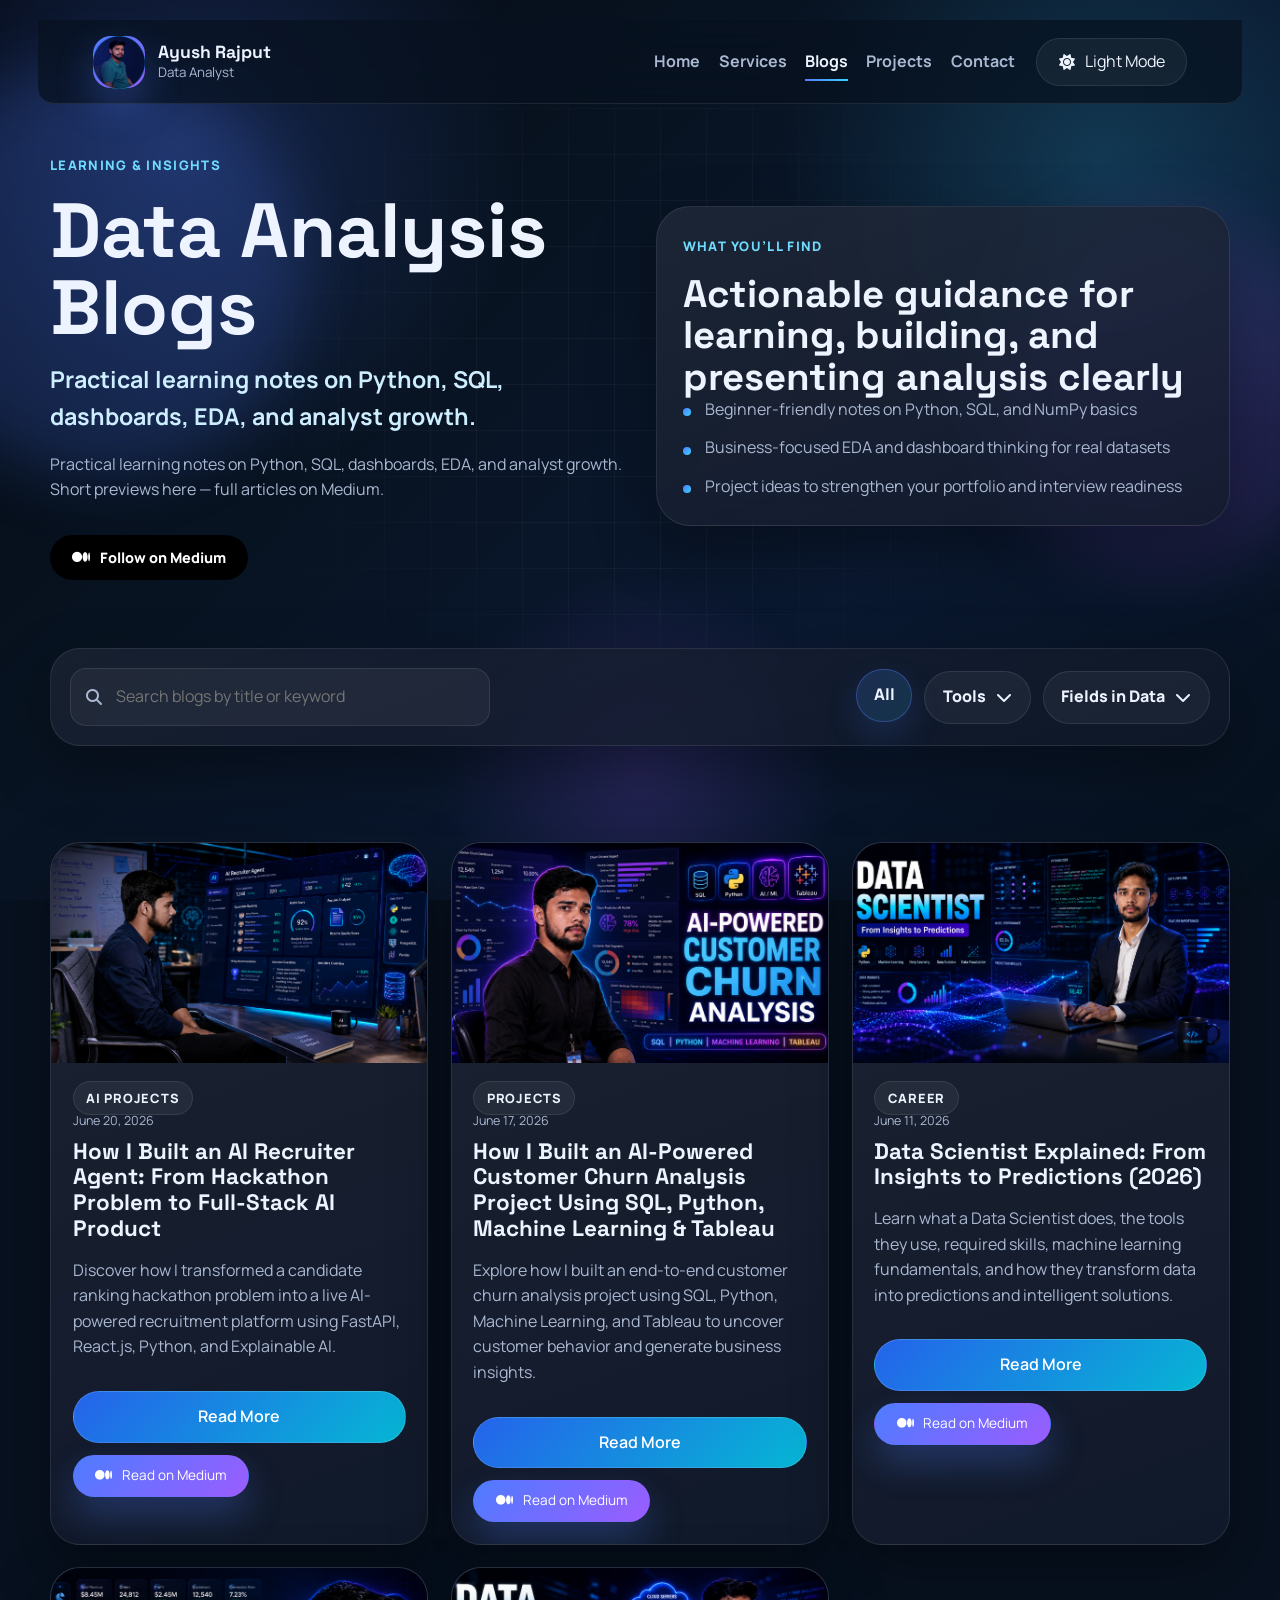
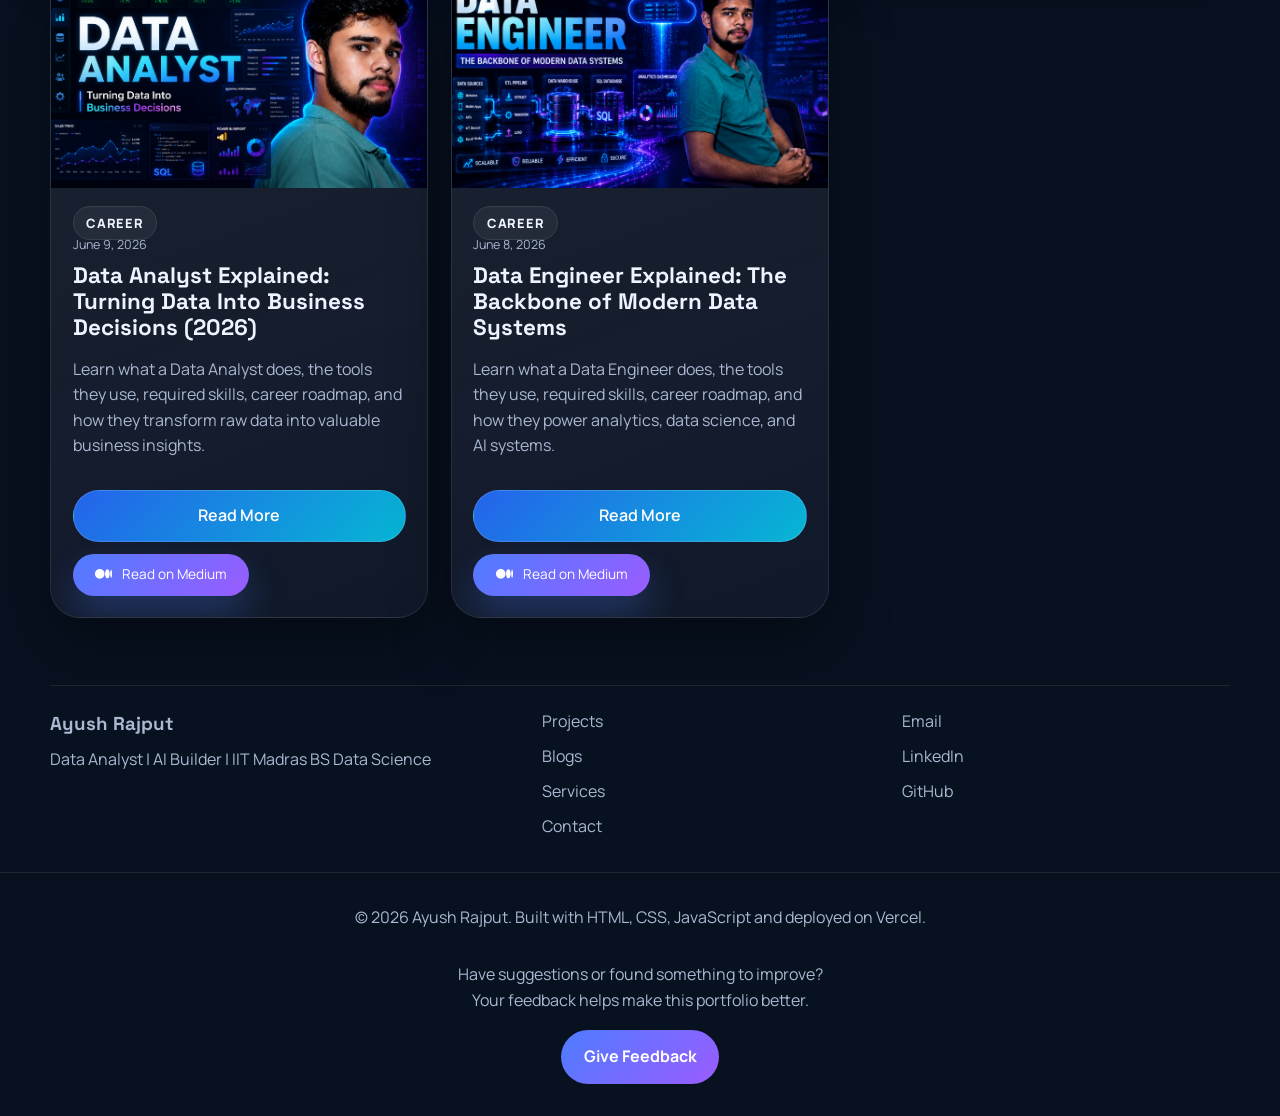
<file: blog.html>
<!DOCTYPE html>
<html lang="en">
<head>
  <meta charset="UTF-8">
    <meta name="viewport" content="width=device-width, initial-scale=1.0">
      <meta name="description" content="Data Analysis blogs by Ayush Rajput — Python, SQL, Power BI, EDA tutorials. Practical learning notes for aspiring Data Analysts and Data Scientists.">
      <meta name="keywords" content="Data Analysis Blog, Python Tutorial, SQL for Beginners, Power BI Tutorial, EDA Guide, Data Analyst Learning">
      <meta name="author" content="Ayush Rajput">
      <meta name="robots" content="index, follow">
      <link rel="canonical" href="https://data-analysis-portfolio-six.vercel.app/blog.html"
      >

      <meta property="og:title" content="Data Analysis Blogs | Ayush Rajput">
      <meta property="og:description" content="Practical Python, SQL, Power BI and EDA blogs for aspiring Data Analysts.">
      <meta property="og:image" content="https://data-analysis-portfolio-six.vercel.app/1.png">
      <meta property="og:url" content="https://data-analysis-portfolio-six.vercel.app/blog.html">
      <meta property="og:type" content="website">
      <meta name="twitter:card" content="summary_large_image">
      <meta name="twitter:title" content="Data Analysis Blogs | Ayush Rajput">
      <meta name="twitter:description" content="Python, SQL, Power BI, EDA blogs for Data Analysts.">
      <meta name="twitter:image" content="https://data-analysis-portfolio-six.vercel.app/1.png">
  <title>Ayush Rajput | Data Analysis Blogs</title>
  <link rel="preconnect" href="https://fonts.googleapis.com">
  <link rel="preconnect" href="https://fonts.gstatic.com" crossorigin>
  <link
    href="https://fonts.googleapis.com/css2?family=Space+Grotesk:wght@400;500;700&family=Manrope:wght@400;500;600;700;800&display=swap"
    rel="stylesheet"
  >
  <link
    rel="stylesheet"
    href="https://cdnjs.cloudflare.com/ajax/libs/font-awesome/6.5.2/css/all.min.css"
    crossorigin="anonymous"
    referrerpolicy="no-referrer"
  >
  <link rel="icon" type="image/png" href="3.png">
  <link rel="stylesheet" href="style.css">
</head>
<body class="blog-page">
  <div class="page-backdrop" aria-hidden="true">
    <span class="backdrop-orb orb-left"></span>
    <span class="backdrop-orb orb-right"></span>
    <span class="backdrop-grid"></span>
  </div>

  <header class="site-header">
    <div class="container nav-wrap">
      <a class="brand" href="index.html" aria-label="Ayush Rajput portfolio home">
        <span class="brand-mark">
          <img src="3.png" alt="Ayush Rajput profile placeholder">
        </span>
        <span class="brand-copy">
          <strong>Ayush Rajput</strong>
          <small>Data Analyst</small>
        </span>
      </a>

      <button
        class="nav-toggle"
        type="button"
        aria-expanded="false"
        aria-controls="site-nav"
        aria-label="Toggle navigation"
      >
        <span></span>
        <span></span>
        <span></span>
      </button>

      <nav class="site-nav" id="site-nav">
        <a class="nav-link" href="index.html">Home</a>
        <a class="nav-link" href="services.html">Services</a>
        <a class="nav-link is-current" href="#top">Blogs</a>
        <a class="nav-link" href="index.html#projects">Projects</a>
        <a class="nav-link" href="index.html#contact">Contact</a>
        <div class="nav-actions">
          <button class="ghost-btn" id="theme-toggle" type="button" aria-label="Switch color theme">
            <i class="fa-solid fa-moon"></i>
            <span data-theme-label>Dark Mode</span>
          </button>
        </div>
      </nav>
    </div>
  </header>

  <main>
    <section class="blog-hero section" id="top">
      <div class="container blog-hero-grid">
        <div class="reveal">
          <p class="section-kicker">Learning & Insights</p>
          <h1 class="blog-title">Data Analysis Blogs</h1>
          <p class="blog-subtitle">Practical learning notes on Python, SQL, dashboards, EDA, and analyst growth.</p>
          <p class="blog-description">
            Practical learning notes on Python, SQL, dashboards, 
            EDA, and analyst growth. Short previews here — 
            full articles on Medium.
          </p>
          <a 
            href="https://medium.com/@ayushrajput8404" 
            target="_blank" 
            rel="noreferrer"
            style="display:inline-flex; align-items:center; gap:0.6rem; margin-top:1rem; padding:0.7rem 1.4rem; background:#000; color:#fff; border-radius:999px; font-weight:800; font-size:0.9rem;"
          >
            <i class="fa-brands fa-medium"></i>
            Follow on Medium
          </a>
        </div>

        <aside class="blog-highlight-card reveal">
          <p class="section-kicker">What You’ll Find</p>
          <h2>Actionable guidance for learning, building, and presenting analysis clearly</h2>
          <ul class="blog-highlight-list">
            <li>Beginner-friendly notes on Python, SQL, and NumPy basics</li>
            <li>Business-focused EDA and dashboard thinking for real datasets</li>
            <li>Project ideas to strengthen your portfolio and interview readiness</li>
          </ul>
        </aside>
      </div>
    </section>

    <section class="blog-toolbar-section section">
      <div class="container">
        <div class="blog-toolbar reveal">
          <label class="blog-search">
            <i class="fa-solid fa-magnifying-glass"></i>
            <input
              type="search"
              placeholder="Search blogs by title or keyword"
              aria-label="Search blogs"
              data-blog-search
            >
          </label>

          <div class="blog-filter-group">

            <button class="blog-filter-btn is-active" data-blog-filter="all">
              All
            </button>

            <!-- Tools Slicer -->
            <div class="custom-dropdown">
              <button class="dropdown-btn">
                Tools
                <i class="fa-solid fa-chevron-down"></i>
              </button>

              <div class="dropdown-menu">
                <button data-blog-filter="python">Python</button>
                <button data-blog-filter="sql">SQL</button>
                <button data-blog-filter="power-bi">Power BI</button>
              </div>
            </div>

            <!-- Fields Slicer -->
            <div class="custom-dropdown">
              <button class="dropdown-btn">
                Fields in Data
                <i class="fa-solid fa-chevron-down"></i>
              </button>

              <div class="dropdown-menu">
                <button data-blog-filter="PROJECTS">Projects</button>
                <button data-blog-filter="Career">Career</button>
               <button data-blog-filter="Data Engineering">Data Engineering </button>
               <button data-blog-filter="EDA">EDA</button>
                <button data-blog-filter="Data Cleaning">Data Cleaning</button>
                <button data-blog-filter="visualization">Visualization</button>
                <button data-blog-filter="machine-learning">Machine Learning</button>
              </div>
            </div>
          </div> 
        </div>
      </div>
    </section>

    <section class="blog-feed section">
      <div class="container">
        <div class="blog-grid">

          <article class="blog-card reveal" data-blog-card data-blog-category="Projects">
            <img src="B.C5.png" 
                alt="AI Recruiter Agent article thumbnail featuring FastAPI, React, Python, candidate ranking, resume matching, explainable AI, and hiring recommendation dashboard." 
                class="blog-card-image">

            <div class="blog-card-body">
              <span class="blog-tag">AI Projects</span>

              <p style="font-size:0.78rem; color:var(--text-soft); margin:0 0 0.5rem;">
                June 20, 2026
              </p>

              <h3>
                How I Built an AI Recruiter Agent: From Hackathon Problem to Full-Stack AI Product
              </h3>

              <p>
                Discover how I transformed a candidate ranking hackathon problem into a live AI-powered recruitment platform using FastAPI, React.js, Python, and Explainable AI.
              </p>

              <div class="blog-more">
                <p>
                  This article explains my complete project journey — from understanding the hackathon problem, building a candidate ranking engine, creating a FastAPI backend, designing a React frontend, adding resume-job matching, explainable AI insights, interview question generation, hiring recommendations, and finally deploying the full-stack application live on Render.
                </p>
              </div>

              <div style="display:flex; gap:0.75rem; flex-wrap:wrap; margin-top:1rem;">
                <button class="card-link blog-read-btn" type="button" data-blog-expand>
                  Read More
                </button>

                <a class="primary-btn"
                  href="https://medium.com/@ayushrajput8404/how-i-built-an-ai-recruiter-agent-from-hackathon-problem-to-full-stack-ai-product-e8feb9281cf2"
                  target="_blank"
                  rel="noreferrer"
                  style="min-height:42px; font-size:0.85rem;">
                  <i class="fa-brands fa-medium"></i> Read on Medium
                </a>
              </div>
            </div>
          </article>

          <article class="blog-card reveal" data-blog-card data-blog-category="Projects">
            <img src="B.C4.png" alt="AI-Powered Customer Churn Analysis article thumbnail featuring SQL, Python, Machine Learning, Tableau dashboards, and customer analytics visualizations." class="blog-card-image">
            <div class="blog-card-body">
              <span class="blog-tag">Projects</span>
              <p style="font-size:0.78rem; color:var(--text-soft); margin:0 0 0.5rem;">June 17, 2026</p>

              <h3>How I Built an AI-Powered Customer Churn Analysis Project Using SQL, Python, Machine Learning & Tableau</h3>

              <p>
                Explore how I built an end-to-end customer churn analysis project using SQL, Python, Machine Learning, and Tableau to uncover customer behavior and generate business insights.
              </p>

              <div class="blog-more">
                <p>
                  This article covers the complete workflow including data cleaning, exploratory data analysis, Logistic Regression modeling, Tableau dashboard creation, key findings, and business recommendations. Learn how customer churn patterns can be transformed into actionable insights using data analytics.
                </p>
              </div>

              <div style="display:flex; gap:0.75rem; flex-wrap:wrap; margin-top:1rem;">
                <button class="card-link blog-read-btn" type="button" data-blog-expand>
                  Read More
                </button>

                <a class="primary-btn"
                  href="https://medium.com/@ayushrajput8404/how-i-built-an-ai-powered-customer-churn-analysis-project-using-sql-python-machine-learning-and-a46989da4063"
                  target="_blank"
                  rel="noreferrer"
                  style="min-height:42px; font-size:0.85rem;">
                  <i class="fa-brands fa-medium"></i> Read on Medium
                </a>
              </div>
            </div>
          </article>

          <article class="blog-card reveal" data-blog-card data-blog-category="Career">
          <img src="B.C3.png" alt="Data Scientist Explained featuring machine learning models, neural networks, Python analytics, and AI visualizations in a futuristic technology environment." class="blog-card-image">
          <div class="blog-card-body">
            <span class="blog-tag">Career</span>
            <p style="font-size:0.78rem; color:var(--text-soft); margin:0 0 0.5rem;">June 11, 2026</p>
            <h3>Data Scientist Explained: From Insights to Predictions (2026)</h3>
            <p>Learn what a Data Scientist does, the tools they use, required skills, machine learning fundamentals, and how they transform data into predictions and intelligent solutions.</p>
            <div class="blog-more">
              <p>Discover how Data Scientists use statistics, Python, SQL, and machine learning to solve real-world problems. This beginner-friendly guide covers workflows, algorithms, projects, career growth, and the roadmap to becoming a Data Scientist.</p>
            </div>
            <div style="display:flex; gap:0.75rem; flex-wrap:wrap; margin-top:1rem;">
              <button class="card-link blog-read-btn" type="button" data-blog-expand>Read More</button>
              <a class="primary-btn" href="https://medium.com/@ayushrajput8404/data-scientist-explained-from-insights-to-predictions-2026-3b00fa3f7281" target="_blank" rel="noreferrer" style="min-height:42px; font-size:0.85rem;">
                <i class="fa-brands fa-medium"></i> Read on Medium
              </a>
            </div>
          </div>
        </article>

        <article class="blog-card reveal" data-blog-card data-blog-category="Career">
          <img src="B.C2.png" alt="Introduction to Data Analyst:Data Analyst Explained featuring business dashboards, KPI cards, SQL tables, Power BI reports, and analytics visualizations in a futuristic technology environment." class="blog-card-image">
          <div class="blog-card-body">
            <span class="blog-tag">Career</span>
            <p style="font-size:0.78rem; color:var(--text-soft); margin:0 0 0.5rem;">June 9, 2026</p>
            <h3>Data Analyst Explained: Turning Data Into Business Decisions (2026)</h3>
            <p>Learn what a Data Analyst does, the tools they use, required skills, career roadmap, and how they transform raw data into valuable business insights.</p>
            <div class="blog-more">
              <p>Discover how Data Analysts clean data, perform analysis, build dashboards, and help businesses make smarter decisions. This beginner-friendly guide covers Excel, SQL, Python, Power BI, Tableau, essential skills, projects, and career growth opportunities.</p>
            </div>
            <div style="display:flex; gap:0.75rem; flex-wrap:wrap; margin-top:1rem;">
              <button class="card-link blog-read-btn" type="button" data-blog-expand>Read More</button>
              <a class="primary-btn" href="https://medium.com/@ayushrajput8404/data-analyst-explained-turning-data-into-business-decisions-2026-edd8cde17f8b" target="_blank" rel="noreferrer" style="min-height:42px; font-size:0.85rem;">
                <i class="fa-brands fa-medium"></i> Read on Medium
              </a>
            </div>
          </div>
        </article>

        <article class="blog-card reveal" data-blog-card data-blog-category="Career">
          <img src="B.C1.png" alt="Introduction to Data Engineering" class="blog-card-image">
          <div class="blog-card-body">
            <span class="blog-tag">Career</span>
            <p style="font-size:0.78rem; color:var(--text-soft); margin:0 0 0.5rem;">June 8, 2026</p>
            <h3>Data Engineer Explained: The Backbone of Modern Data Systems</h3>
            <p>Learn what a Data Engineer does, the tools they use, required skills, career roadmap, and how they power analytics, data science, and AI systems.</p>
            <div class="blog-more">
              <p>Discover how companies collect, process, store, and transform massive amounts of data. This beginner-friendly guide covers ETL, data pipelines, databases, cloud platforms, industry workflows, salary expectations, and the complete roadmap to becoming a Data Engineer.</p>
            </div>
            <div style="display:flex; gap:0.75rem; flex-wrap:wrap; margin-top:1rem;">
              <button class="card-link blog-read-btn" type="button" data-blog-expand>Read More</button>
              <a class="primary-btn" href="https://medium.com/@ayushrajput8404/data-engineer-explained-the-backbone-of-modern-data-systems-2026-fe2eb5a74495" target="_blank" rel="noreferrer" style="min-height:42px; font-size:0.85rem;">
                <i class="fa-brands fa-medium"></i> Read on Medium
              </a>
            </div>
          </div>
        </article>
        

      </div>

        <div class="empty-state glass-card" hidden data-blog-empty>
          <h3>No blogs matched your search.</h3>
          <p>Try a different keyword or switch back to the All category.</p>
        </div>
      </div>
    </section>
  </main>

  <footer class="site-footer">
    <div class="container footer-wrap">

      <div>
        <h3>Ayush Rajput</h3>
        <p>Data Analyst | AI Builder | IIT Madras BS Data Science</p>
      </div>

      <div class="footer-links">
        <a href="index.html#projects">Projects</a>
        <a href="blog.html">Blogs</a>
        <a href="services.html">Services</a>
        <a href="index.html#contact">Contact</a>
      </div>

      <div class="footer-socials">
        <a href="mailto:ayushrajput8404@gmail.com">Email</a>
        <a href="https://www.linkedin.com/in/ayush-rajput-0b1038350" target="_blank" rel="noreferrer">LinkedIn</a>
        <a href="https://github.com/Ayush-eng-ai" target="_blank" rel="noreferrer">GitHub</a>
      </div>

    </div>

    <div class="footer-bottom">
      <p>© <span id="year"></span> Ayush Rajput. Built with HTML, CSS, JavaScript and deployed on Vercel.</p>
    </div>

    <div class="footer-feedback">
      <p>
        Have suggestions or found something to improve?<br>
        Your feedback helps make this portfolio better.
      </p>

      <a
        href="https://docs.google.com/forms/d/e/1FAIpQLSd-P25jA387d3Jtp0dao3x5VgUYNvhC4t0DgK6rBUVeaV6YcA/viewform"
        target="_blank"
        class="footer-feedback-btn"
      >
        Give Feedback
      </a>
    </div>
  </footer>

  <!-- Feedback Popup -->
  <div class="feedback-popup-overlay" id="feedbackPopup">
    <div class="feedback-popup">

      <div class="feedback-popup-icon">
        ⭐
      </div>

      <h3>Enjoying the Portfolio?</h3>

      <p>
        Your feedback helps improve the website experience and future updates.
      </p>

      <div class="feedback-popup-buttons">

        <a
          href="https://docs.google.com/forms/d/e/1FAIpQLSd-P25jA387d3Jtp0dao3x5VgUYNvhC4t0DgK6rBUVeaV6YcA/viewform"
          target="_blank"
          class="primary-btn"
          id="feedbackBtn"
        >
          Give Feedback
        </a>

        <button
          class="secondary-btn"
          id="closeFeedbackPopup"
        >
          Maybe Later
        </button>

      </div>

    </div>
  </div>

  <script src="script.js"></script>
</body>
</html>
</file>
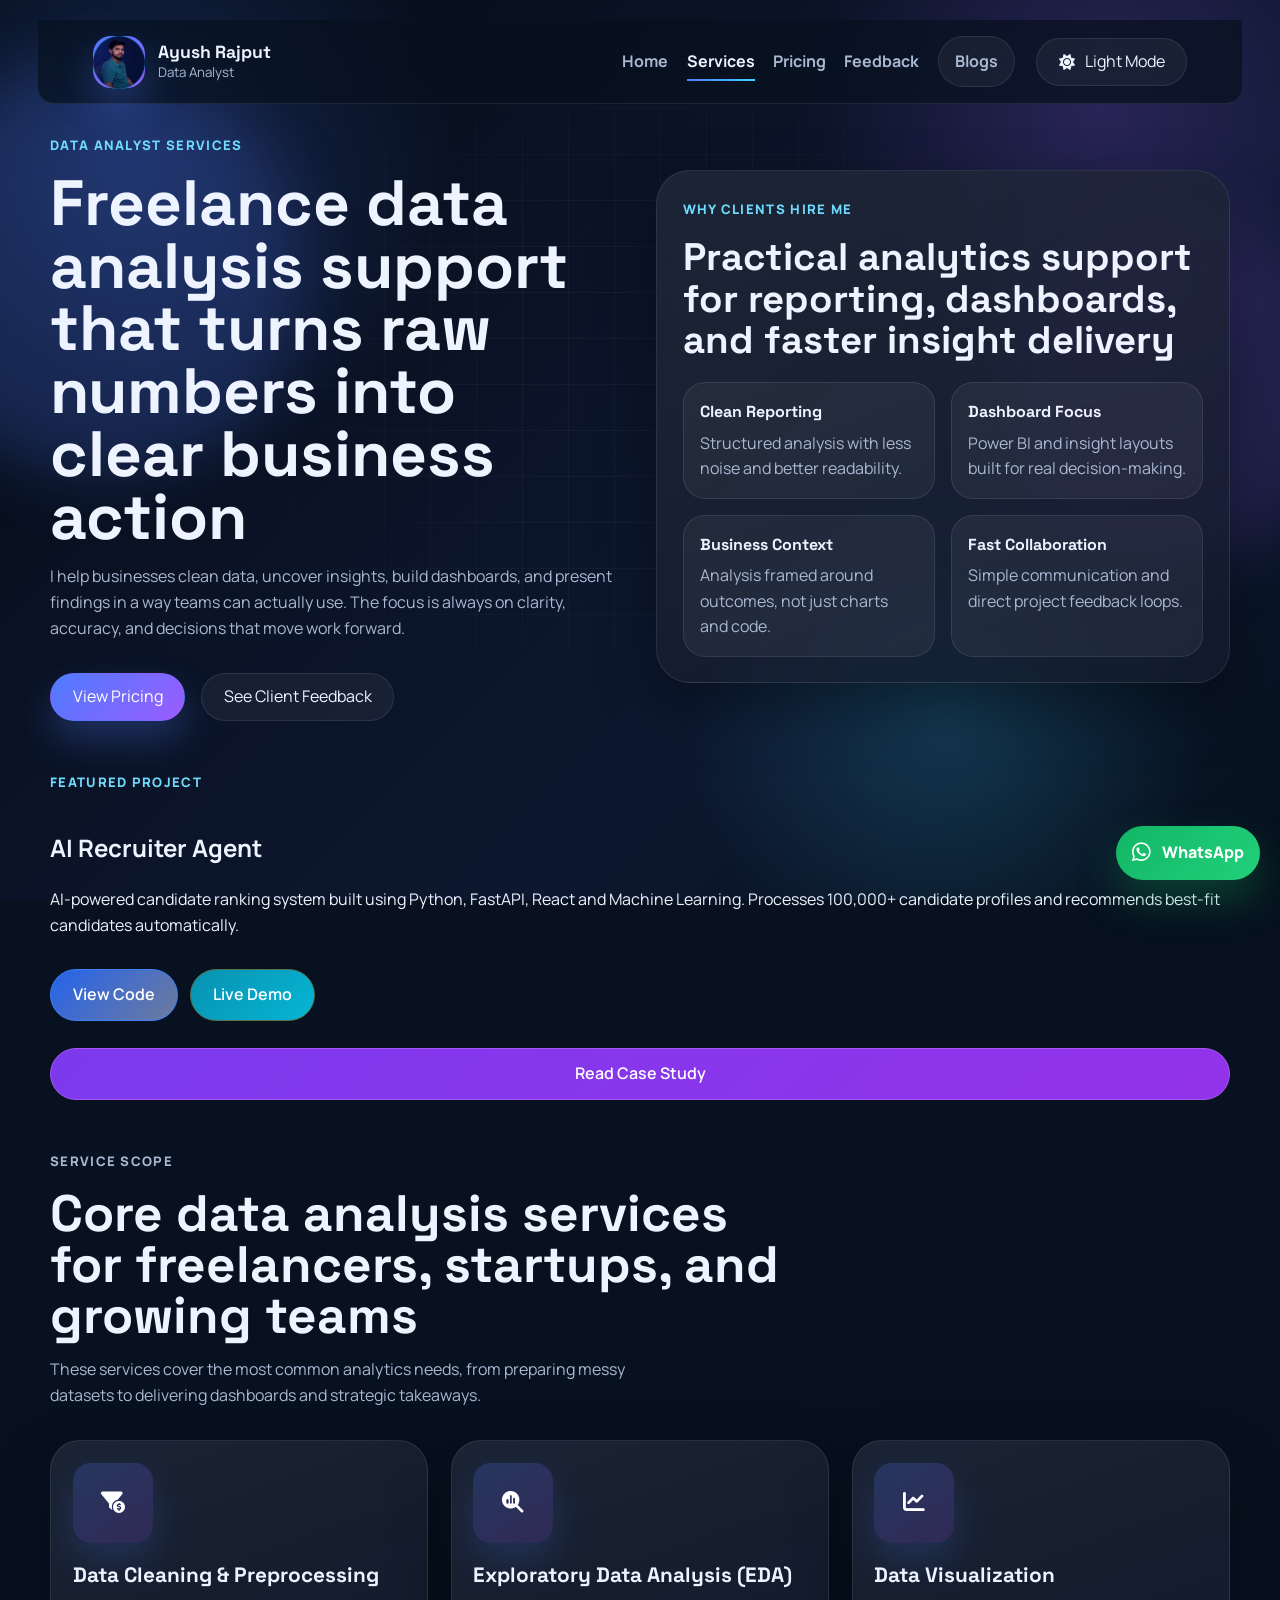
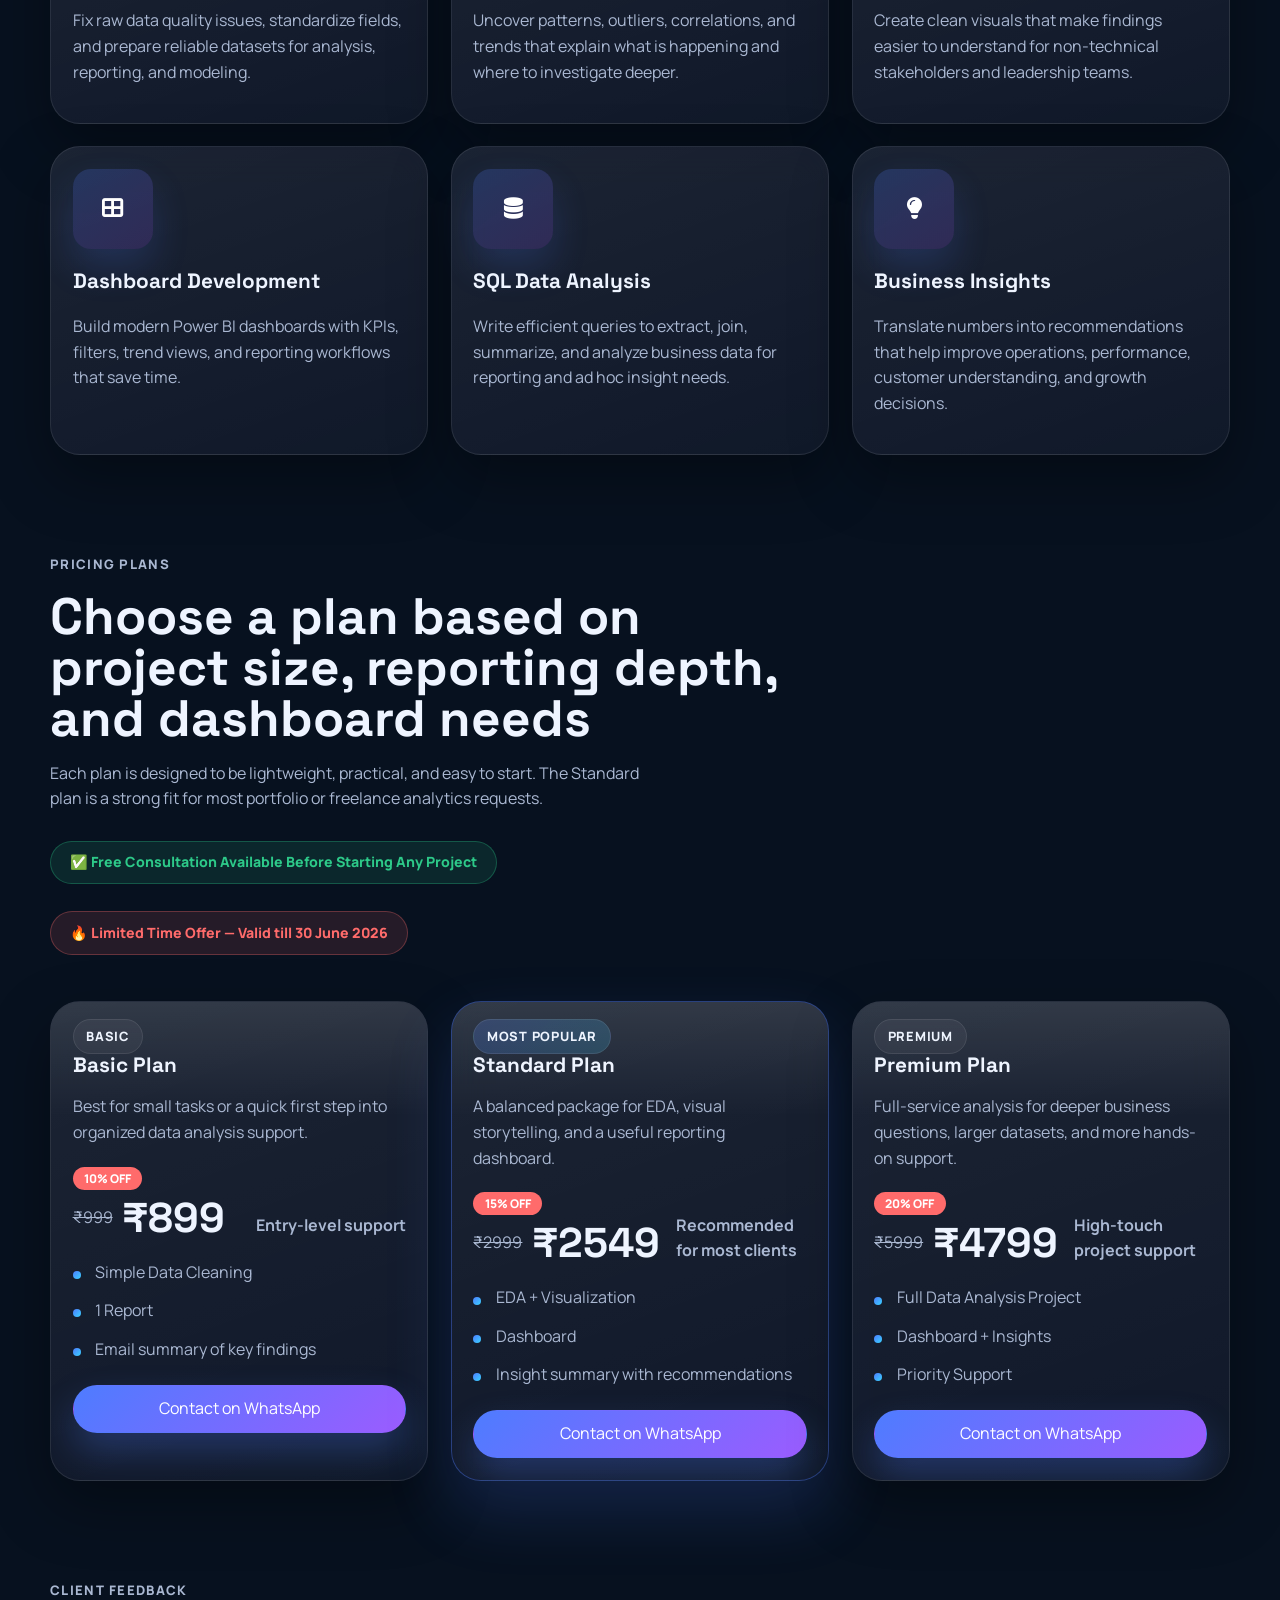
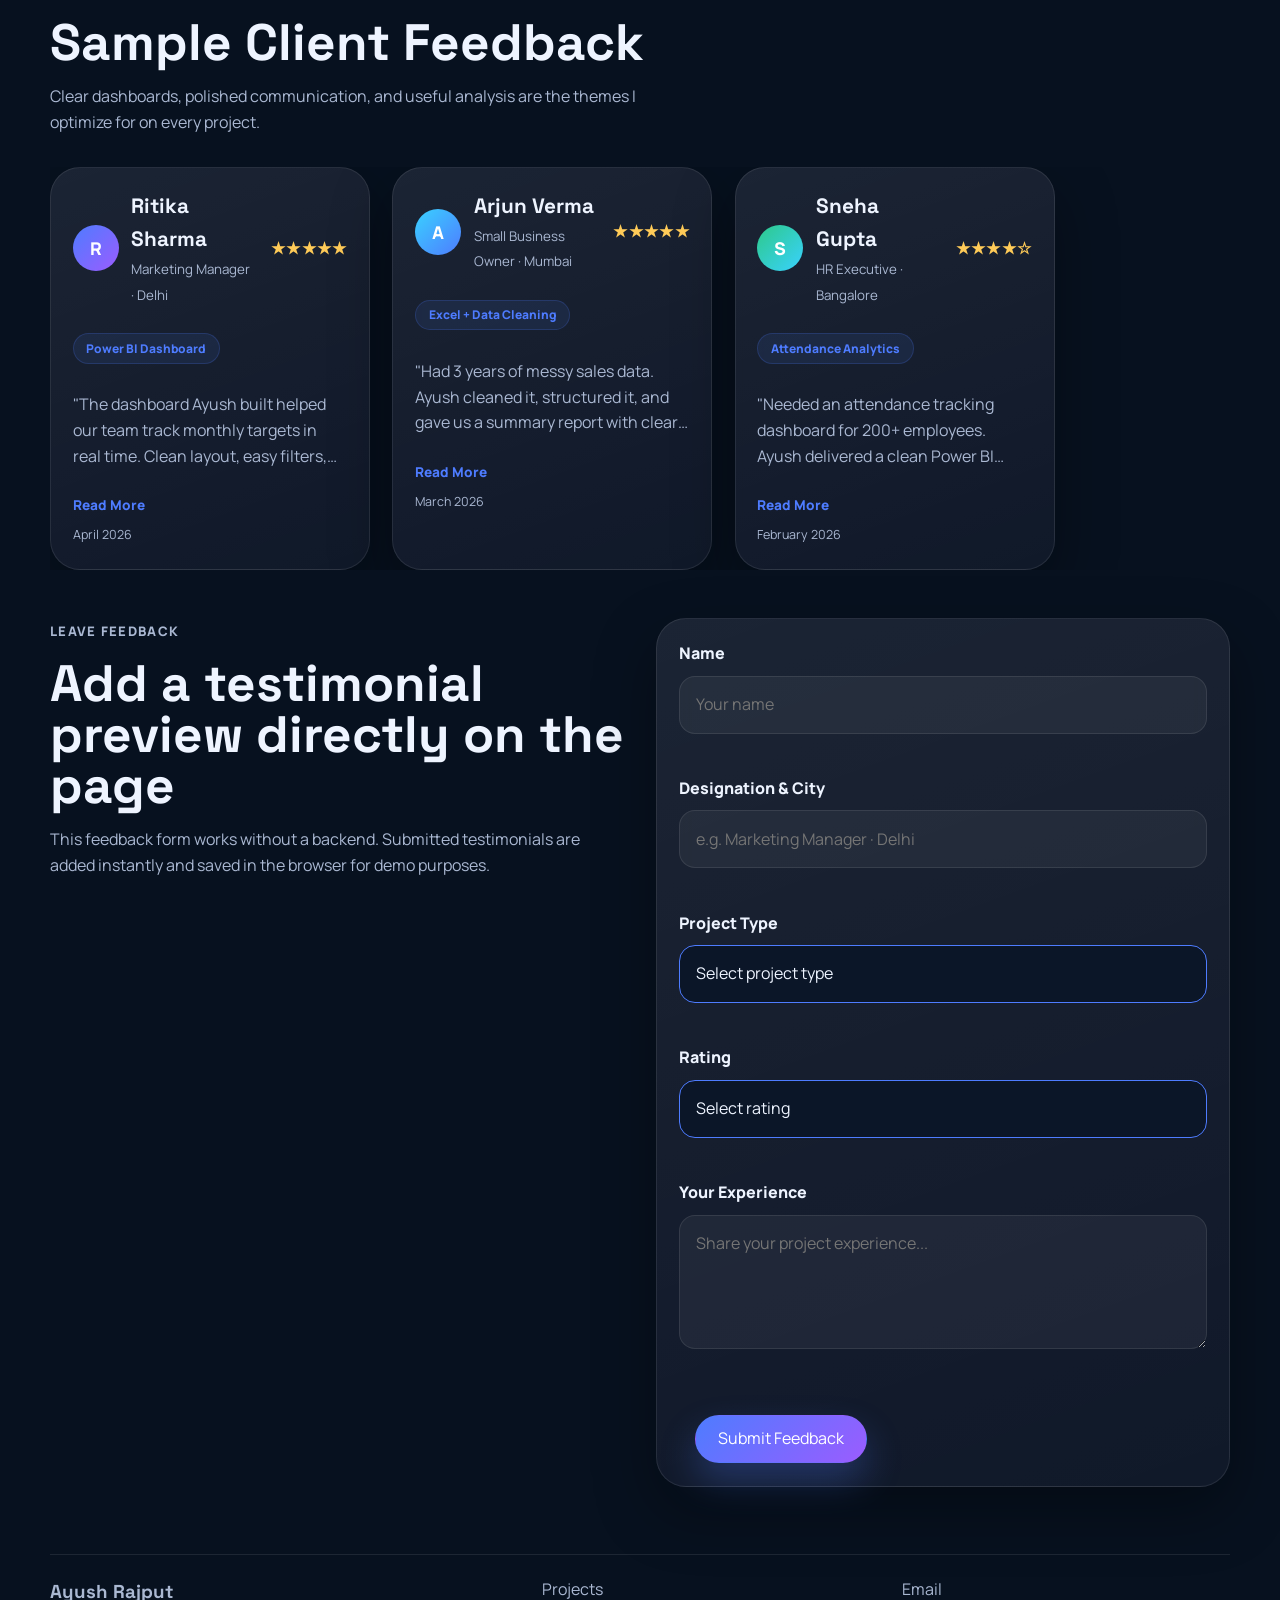
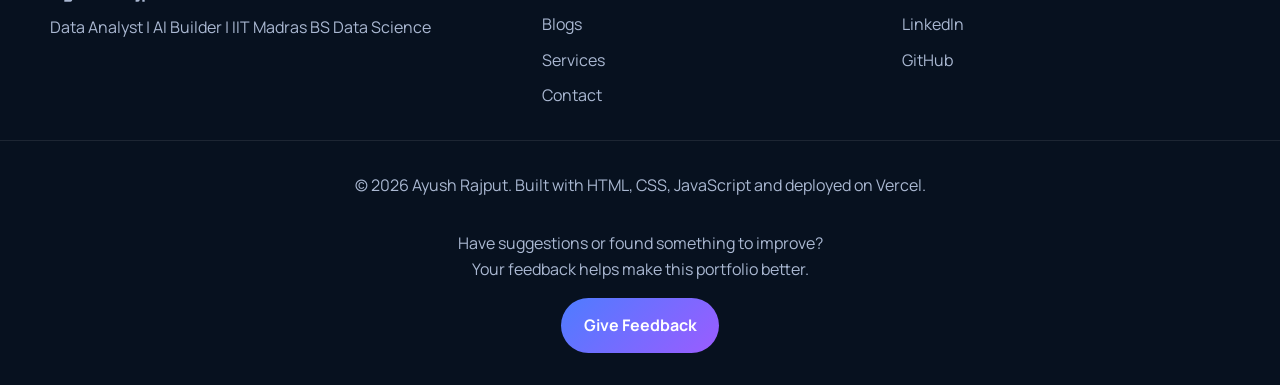
<file: services.html>
<!DOCTYPE html>
<html lang="en">
<head>
  <meta charset="UTF-8">
  <meta name="viewport" content="width=device-width, initial-scale=1.0">

    <meta name="description" content="Hire Ayush Rajput for freelance data analysis services — Data Cleaning, Dashboard Development, Power BI, SQL Analysis, Python EDA. Plans starting at ₹999.">
    <meta name="keywords" content="Freelance Data Analyst India, Power BI Dashboard Service, SQL Analysis Service, Data Cleaning Service, Hire Data Analyst, Data Analysis Freelancer">
    <meta name="author" content="Ayush Rajput">
    <meta name="robots" content="index, follow">
    <link rel="canonical" href="https://data-analysis-portfolio-six.vercel.app/services.html">
    
    <meta property="og:title" content="Data Analyst Services | Ayush Rajput">
    <meta property="og:description" content="Freelance data analysis services — Power BI dashboards, SQL analysis, Python EDA. Plans from ₹999.">
    <meta property="og:image" content="https://data-analysis-portfolio-six.vercel.app/1.png">
    <meta property="og:url" content="https://data-analysis-portfolio-six.vercel.app/services.html">
    <meta property="og:type" content="website">
    <meta name="twitter:card" content="summary_large_image">
    <meta name="twitter:title" content="Data Analyst Services | Ayush Rajput">
    <meta name="twitter:description" content="Freelance Power BI, SQL, Python data analysis services from ₹999.">
    <meta name="twitter:image" content="https://data-analysis-portfolio-six.vercel.app/1.png">

     

  <title>Ayush Rajput | Data Analyst Services | Power BI, SQL & Python</title>
  <link rel="preconnect" href="https://fonts.googleapis.com">
  <link rel="preconnect" href="https://fonts.gstatic.com" crossorigin>
  <link
    href="https://fonts.googleapis.com/css2?family=Space+Grotesk:wght@400;500;700&family=Manrope:wght@400;500;600;700;800&display=swap"
    rel="stylesheet"
  >
  <link
    rel="stylesheet"
    href="https://cdnjs.cloudflare.com/ajax/libs/font-awesome/6.5.2/css/all.min.css"
    crossorigin="anonymous"
    referrerpolicy="no-referrer"
  >
  <link rel="stylesheet" href="style.css">
  <link rel="icon" type="image/png" href="3.png">
  
</head>
<body class="services-page">
  <div class="page-backdrop" aria-hidden="true">
    <span class="backdrop-orb orb-left"></span>
    <span class="backdrop-orb orb-right"></span>
    <span class="backdrop-grid"></span>
  </div>

  <header class="site-header">
    <div class="container nav-wrap">
      <a class="brand" href="index.html" aria-label="Ayush Rajput portfolio home">
        <span class="brand-mark">
          <img src="3.png" alt="Ayush Rajput profile placeholder">
        </span>
        <span class="brand-copy">
          <strong>Ayush Rajput</strong>
          <small>Data Analyst</small>
        </span>
      </a>

      <button
        class="nav-toggle"
        type="button"
        aria-expanded="false"
        aria-controls="site-nav"
        aria-label="Toggle navigation"
      >
        <span></span>
        <span></span>
        <span></span>
      </button>

      <nav class="site-nav" id="site-nav">
        <a class="nav-link" href="index.html">Home</a>
        <a class="nav-link is-current" href="#services-top">Services</a>
        <a class="nav-link" href="#pricing">Pricing</a>
        <a class="nav-link" href="#testimonials">Feedback</a>
        <a class="nav-link nav-link-external" href="blog.html" target="_blank" rel="noreferrer">Blogs</a>
        <div class="nav-actions">
          <button class="ghost-btn" id="theme-toggle" type="button" aria-label="Switch color theme">
            <i class="fa-solid fa-moon"></i>
            <span data-theme-label>Dark Mode</span>
          </button>
        </div>
      </nav>
    </div>
  </header>

  <main>
    <section class="services-hero section" id="services-top">
      <div class="container services-hero-grid">
        <div class="reveal">
          <p class="section-kicker">Data Analyst Services</p>
          <h1 class="services-title">Freelance data analysis support that turns raw numbers into clear business action</h1>
          <p class="services-description">
            I help businesses clean data, uncover insights, build dashboards, and present findings in a way teams can actually use.
            The focus is always on clarity, accuracy, and decisions that move work forward.
          </p>
          <div class="hero-actions">
            <a class="primary-btn" href="#pricing">View Pricing</a>
            <a class="secondary-btn" href="#testimonials">See Client Feedback</a>
          </div>
        </div>

        <aside class="services-summary-card reveal">
          <p class="section-kicker">Why Clients Hire Me</p>
          <h2>Practical analytics support for reporting, dashboards, and faster insight delivery</h2>
          <div class="services-summary-grid">
            <article>
              <strong>Clean Reporting</strong>
              <span>Structured analysis with less noise and better readability.</span>
            </article>
            <article>
              <strong>Dashboard Focus</strong>
              <span>Power BI and insight layouts built for real decision-making.</span>
            </article>
            <article>
              <strong>Business Context</strong>
              <span>Analysis framed around outcomes, not just charts and code.</span>
            </article>
            <article>
              <strong>Fast Collaboration</strong>
              <span>Simple communication and direct project feedback loops.</span>
            </article>
          </div>
        </aside>
      </div>
    </section>


    <section class="featured-project">
      <div class="container">
        <p class="section-kicker">Featured Project</p>

        <h2>AI Recruiter Agent</h2>

        <p>
          AI-powered candidate ranking system built using
          Python, FastAPI, React and Machine Learning.
          Processes 100,000+ candidate profiles and
          recommends best-fit candidates automatically.
        </p>

        <div class="project-buttons">
          <a href="github-link" class="card-link">View Code</a>
          <a href="demo-link" class="card-link">Live Demo</a>
          <a href="case-study-link" class="card-link">Read Case Study</a>
        </div>
      </div>
    </section>

    <section class="section">
      <div class="container">
        <div class="section-heading reveal">
          <p class="section-kicker">Service Scope</p>
          <h2>Core data analysis services for freelancers, startups, and growing teams</h2>
          <p>
            These services cover the most common analytics needs, from preparing messy datasets to delivering dashboards and strategic takeaways.
          </p>
        </div>

        <div class="services-grid services-grid-extended">
          <article class="service-card reveal">
            <div class="service-icon"><i class="fa-solid fa-filter-circle-dollar"></i></div>
            <h3>Data Cleaning &amp; Preprocessing</h3>
            <p>Fix raw data quality issues, standardize fields, and prepare reliable datasets for analysis, reporting, and modeling.</p>
          </article>

          <article class="service-card reveal">
            <div class="service-icon"><i class="fa-solid fa-magnifying-glass-chart"></i></div>
            <h3>Exploratory Data Analysis (EDA)</h3>
            <p>Uncover patterns, outliers, correlations, and trends that explain what is happening and where to investigate deeper.</p>
          </article>

          <article class="service-card reveal">
            <div class="service-icon"><i class="fa-solid fa-chart-line"></i></div>
            <h3>Data Visualization</h3>
            <p>Create clean visuals that make findings easier to understand for non-technical stakeholders and leadership teams.</p>
          </article>

          <article class="service-card reveal">
            <div class="service-icon"><i class="fa-solid fa-table-cells-large"></i></div>
            <h3>Dashboard Development</h3>
            <p>Build modern Power BI dashboards with KPIs, filters, trend views, and reporting workflows that save time.</p>
          </article>

          <article class="service-card reveal">
            <div class="service-icon"><i class="fa-solid fa-database"></i></div>
            <h3>SQL Data Analysis</h3>
            <p>Write efficient queries to extract, join, summarize, and analyze business data for reporting and ad hoc insight needs.</p>
          </article>

          <article class="service-card reveal">
            <div class="service-icon"><i class="fa-solid fa-lightbulb"></i></div>
            <h3>Business Insights</h3>
            <p>Translate numbers into recommendations that help improve operations, performance, customer understanding, and growth decisions.</p>
          </article>
        </div>
      </div>
    </section>

    <section class="pricing section" id="pricing">
      <div class="container">
        <div class="section-heading reveal">
          <p class="section-kicker">Pricing Plans</p>
          <h2>Choose a plan based on project size, reporting depth, and dashboard needs</h2>
          <p>
            Each plan is designed to be lightweight, practical, and easy to start. The Standard plan is a strong fit for most portfolio or freelance analytics requests.
          </p>

          <p style="display:inline-flex; align-items:center; gap:0.6rem; margin-top:0.8rem; padding:0.6rem 1.2rem; background:rgba(45,201,137,0.12); border:1px solid rgba(45,201,137,0.3); border-radius:999px; color:#2dc989; font-weight:800; font-size:0.88rem;">
            ✅ Free Consultation Available Before Starting Any Project
          </p>
          <p style="display:inline-flex; align-items:center; gap:0.6rem; margin-top:0.8rem; padding:0.6rem 1.2rem; background:rgba(255,107,107,0.12); border:1px solid rgba(255,107,107,0.3); border-radius:999px; color:#ff6b6b; font-weight:800; font-size:0.88rem;">
            🔥 Limited Time Offer — Valid till 30 June 2026
          </p>
        </div>

        <div class="pricing-grid">
          <article class="pricing-card reveal">
            <span class="plan-chip">Basic</span>
            <h3>Basic Plan</h3>
            <p class="plan-caption">Best for small tasks or a quick first step into organized data analysis support.</p>
            <div class="plan-price">
            <div>
              <span style="background:#ff6b6b; color:#fff; padding:0.2rem 0.7rem; border-radius:999px; font-size:0.75rem; font-weight:800;">10% OFF</span>
              <div style="display:flex; align-items:center; gap:0.6rem; margin-top:0.4rem;">
                <s style="color:var(--text-soft); font-size:1rem;">₹999</s>
                <strong>₹899</strong>
              </div>
            </div>
            <span>Entry-level support</span>
          </div>
            <ul class="plan-features">
              <li>Simple Data Cleaning</li>
              <li>1 Report</li>
              <li>Email summary of key findings</li>
            </ul>
            <a
              class="primary-btn plan-whatsapp-btn"
              href="#"
              target="_blank"
              rel="noreferrer"
              data-whatsapp-plan="Basic Plan"
            >
              Contact on WhatsApp
            </a>
          </article>

          <article class="pricing-card pricing-card-featured reveal">
            <span class="plan-chip plan-chip-featured">Most Popular</span>
            <h3>Standard Plan</h3>
            <p class="plan-caption">A balanced package for EDA, visual storytelling, and a useful reporting dashboard.</p>
            <div class="plan-price">
            <div>
                <span style="background:#ff6b6b; color:#fff; padding:0.2rem 0.7rem; border-radius:999px; font-size:0.75rem; font-weight:800;">15% OFF</span>
                <div style="display:flex; align-items:center; gap:0.6rem; margin-top:0.4rem;">
                  <s style="color:var(--text-soft); font-size:1rem;">₹2999</s>
                  <strong>₹2549</strong>
                </div>
              </div>
            <span>Recommended for most clients</span>
          </div>

            <ul class="plan-features">
              <li>EDA + Visualization</li>
              <li>Dashboard</li>
              <li>Insight summary with recommendations</li>
            </ul>
            <a
              class="primary-btn plan-whatsapp-btn"
              href="#"
              target="_blank"
              rel="noreferrer"
              data-whatsapp-plan="Standard Plan"
            >
              Contact on WhatsApp
            </a>
          </article>

          <article class="pricing-card reveal">
            <span class="plan-chip">Premium</span>
            <h3>Premium Plan</h3>
            <p class="plan-caption">Full-service analysis for deeper business questions, larger datasets, and more hands-on support.</p>
            <div class="plan-price">
                <div>
                  <span style="background:#ff6b6b; color:#fff; padding:0.2rem 0.7rem; border-radius:999px; font-size:0.75rem; font-weight:800;">20% OFF</span>
                  <div style="display:flex; align-items:center; gap:0.6rem; margin-top:0.4rem;">
                    <s style="color:var(--text-soft); font-size:1rem;">₹5999</s>
                    <strong>₹4799</strong>
                  </div>
                </div>
                <span>High-touch project support</span>
              </div>
            <ul class="plan-features">
              <li>Full Data Analysis Project</li>
              <li>Dashboard + Insights</li>
              <li>Priority Support</li>
            </ul>
            <a
              class="primary-btn plan-whatsapp-btn"
              href="#"
              target="_blank"
              rel="noreferrer"
              data-whatsapp-plan="Premium Plan"
            >
              Contact on WhatsApp
            </a>
          </article>
        </div>
      </div>
    </section>

    <section class="testimonials section" id="testimonials">
      <div class="container">
        <div class="section-heading reveal">
          <p class="section-kicker">Client Feedback</p>
          <h2>Sample Client Feedback</h2>
          <p>
             Clear dashboards, polished communication, and useful analysis are the themes I optimize for on every project.
          </p>
        </div>

        <div class="testimonials-carousel-wrap" id="carousel-wrap">
          <button class="carousel-arrow carousel-arrow-left" id="arrow-left" aria-label="Previous">
            <i class="fa-solid fa-chevron-left"></i>
          </button>
          <button class="carousel-arrow carousel-arrow-right" id="arrow-right" aria-label="Next">
            <i class="fa-solid fa-chevron-right"></i>
          </button>
        <div class="testimonials-grid" id="feedback-list">

              <article class="testimonial-card reveal">
                <div class="testimonial-head">
                  <div style="display:flex; align-items:center; gap:0.8rem;">
                    <div style="width:46px; height:46px; border-radius:50%; background:linear-gradient(135deg,#4e7cff,#9b5cff); display:flex; align-items:center; justify-content:center; font-weight:800; color:#fff; font-size:1.1rem; flex-shrink:0;">R</div>
                    <div>
                      <strong style="display:block;">Ritika Sharma</strong>
                      <small style="color:var(--text-soft);">Marketing Manager · Delhi</small>
                    </div>
                  </div>
                  <span class="testimonial-rating">★★★★★</span>
                </div>
                <span style="display:inline-flex; margin:0.8rem 0; padding:0.3rem 0.8rem; background:rgba(78,124,255,0.1); border:1px solid rgba(78,124,255,0.2); border-radius:999px; font-size:0.75rem; font-weight:800; color:var(--accent);">
                  Power BI Dashboard
                </span>
                <p>"The dashboard Ayush built helped our team track monthly targets in real time. Clean layout, easy filters, and he explained everything clearly. Delivered before deadline!"</p>
                <small style="color:var(--text-soft); font-size:0.78rem;">April 2026</small>
              </article>

              <article class="testimonial-card reveal">
                <div class="testimonial-head">
                  <div style="display:flex; align-items:center; gap:0.8rem;">
                    <div style="width:46px; height:46px; border-radius:50%; background:linear-gradient(135deg,#39d2ff,#4e7cff); display:flex; align-items:center; justify-content:center; font-weight:800; color:#fff; font-size:1.1rem; flex-shrink:0;">A</div>
                    <div>
                      <strong style="display:block;">Arjun Verma</strong>
                      <small style="color:var(--text-soft);">Small Business Owner · Mumbai</small>
                    </div>
                  </div>
                  <span class="testimonial-rating">★★★★★</span>
                </div>
                <span style="display:inline-flex; margin:0.8rem 0; padding:0.3rem 0.8rem; background:rgba(78,124,255,0.1); border:1px solid rgba(78,124,255,0.2); border-radius:999px; font-size:0.75rem; font-weight:800; color:var(--accent);">
                  Excel + Data Cleaning
                </span>
                <p>"Had 3 years of messy sales data. Ayush cleaned it, structured it, and gave us a summary report with clear insights. Finally understood where our revenue was coming from!"</p>
                <small style="color:var(--text-soft); font-size:0.78rem;">March 2026</small>
              </article>

              <article class="testimonial-card reveal">
                <div class="testimonial-head">
                  <div style="display:flex; align-items:center; gap:0.8rem;">
                    <div style="width:46px; height:46px; border-radius:50%; background:linear-gradient(135deg,#2dc989,#39d2ff); display:flex; align-items:center; justify-content:center; font-weight:800; color:#fff; font-size:1.1rem; flex-shrink:0;">S</div>
                    <div>
                      <strong style="display:block;">Sneha Gupta</strong>
                      <small style="color:var(--text-soft);">HR Executive · Bangalore</small>
                    </div>
                  </div>
                  <span class="testimonial-rating">★★★★☆</span>
                </div>
                <span style="display:inline-flex; margin:0.8rem 0; padding:0.3rem 0.8rem; background:rgba(78,124,255,0.1); border:1px solid rgba(78,124,255,0.2); border-radius:999px; font-size:0.75rem; font-weight:800; color:var(--accent);">
                  Attendance Analytics
                </span>
                <p>"Needed an attendance tracking dashboard for 200+ employees. Ayush delivered a clean Power BI report with department-wise filters. Very professional work overall!"</p>
                <small style="color:var(--text-soft); font-size:0.78rem;">February 2026</small>
              </article>

            </div>
          </div>
    </section>

    <section class="feedback-section section">
      <div class="container feedback-layout">
        <div class="feedback-intro reveal">
          <p class="section-kicker">Leave Feedback</p>
          <h2>Add a testimonial preview directly on the page</h2>
          <p>
            This feedback form works without a backend. Submitted testimonials are added instantly and saved in the browser for demo purposes.
          </p>
        </div>

        <form class="contact-form feedback-form reveal" id="feedback-form" novalidate>
  
          <div class="form-field">
            <label for="feedback-name">Name</label>
            <input type="text" id="feedback-name" name="feedback_name" 
            placeholder="Your name" data-field="name" required>
            <small class="field-error" aria-live="polite"></small>
          </div>

          <div class="form-field">
            <label for="feedback-designation">Designation & City</label>
            <input type="text" id="feedback-designation" name="feedback_designation" 
            placeholder="e.g. Marketing Manager · Delhi" data-field="designation" required>
            <small class="field-error" aria-live="polite"></small>
          </div>

          <div class="form-field">
            <label for="feedback-project">Project Type</label>
            <select id="feedback-project" name="feedback_project" data-field="project" required>
              <option value="">Select project type</option>
              <option value="Power BI Dashboard">Power BI Dashboard</option>
              <option value="Excel + Data Cleaning">Excel + Data Cleaning</option>
              <option value="SQL Data Analysis">SQL Data Analysis</option>
              <option value="Python EDA">Python EDA</option>
              <option value="Attendance Analytics">Attendance Analytics</option>
              <option value="Business Insights">Business Insights</option>
            </select>
            <small class="field-error" aria-live="polite"></small>
          </div>

          <div class="form-field">
            <label for="feedback-rating">Rating</label>
            <select id="feedback-rating" name="feedback_rating" data-field="rating" required>
              <option value="">Select rating</option>
              <option value="5">★★★★★ — 5 Stars</option>
              <option value="4">★★★★☆ — 4 Stars</option>
              <option value="3">★★★☆☆ — 3 Stars</option>
            </select>
            <small class="field-error" aria-live="polite"></small>
          </div>

          <div class="form-field">
            <label for="feedback-message">Your Experience</label>
            <textarea id="feedback-message" name="feedback_message" rows="4"
            placeholder="Share your project experience..." 
            data-field="feedback" required></textarea>
            <small class="field-error" aria-live="polite"></small>
          </div>

          <div class="form-actions">
            <p class="form-status" id="feedback-status" role="status" aria-live="polite"></p>
            <button class="primary-btn" type="submit">Submit Feedback</button>
          </div>

        </form>
      </div>
    </section>
  </main>

  <footer class="site-footer">
    <div class="container footer-wrap">

      <div>
        <h3>Ayush Rajput</h3>
        <p>Data Analyst | AI Builder | IIT Madras BS Data Science</p>
      </div>

      <div class="footer-links">
        <a href="index.html#projects">Projects</a>
        <a href="blog.html">Blogs</a>
        <a href="services.html">Services</a>
        <a href="index.html#contact">Contact</a>
      </div>

      <div class="footer-socials">
        <a href="mailto:ayushrajput8404@gmail.com">Email</a>
        <a href="https://www.linkedin.com/in/ayush-rajput-0b1038350" target="_blank" rel="noreferrer">LinkedIn</a>
        <a href="https://github.com/Ayush-eng-ai" target="_blank" rel="noreferrer">GitHub</a>
      </div>

    </div>

    <div class="footer-bottom">
      <p>© <span id="year"></span> Ayush Rajput. Built with HTML, CSS, JavaScript and deployed on Vercel.</p>
    </div>

    <div class="footer-feedback">
      <p>
        Have suggestions or found something to improve?<br>
        Your feedback helps make this portfolio better.
      </p>

      <a
        href="https://docs.google.com/forms/d/e/1FAIpQLSd-P25jA387d3Jtp0dao3x5VgUYNvhC4t0DgK6rBUVeaV6YcA/viewform"
        target="_blank"
        class="footer-feedback-btn"
      >
        Give Feedback
      </a>
    </div>
  </footer>

  <a
    class="whatsapp-float"
    href="https://wa.me/918953866016?text=Hello%2C%20I%20want%20to%20discuss%20a%20data%20analysis%20project."
    target="_blank"
    rel="noreferrer"
    aria-label="Chat on WhatsApp"
  >
    <i class="fa-brands fa-whatsapp"></i>
    <span>WhatsApp</span>
  </a>
  <!-- Feedback Popup -->
  <div class="feedback-popup-overlay" id="feedbackPopup">
    <div class="feedback-popup">

      <div class="feedback-popup-icon">
        ⭐
      </div>

      <h3>Enjoying the Portfolio?</h3>

      <p>
        Your feedback helps improve the website experience and future updates.
      </p>

      <div class="feedback-popup-buttons">

        <a
          href="https://docs.google.com/forms/d/e/1FAIpQLSd-P25jA387d3Jtp0dao3x5VgUYNvhC4t0DgK6rBUVeaV6YcA/viewform"
          target="_blank"
          class="primary-btn"
          id="feedbackBtn"
        >
          Give Feedback
        </a>

        <button
          class="secondary-btn"
          id="closeFeedbackPopup"
        >
          Maybe Later
        </button>

      </div>

    </div>
  </div>

  <script src="script.js"></script>
</body>
</html>
</file>
<file: style.css>
:root {
  color-scheme: dark;
  --bg: #07111f;
  --bg-soft: #0b1628;
  --surface: rgba(10, 19, 36, 0.78);
  --surface-strong: rgba(255, 255, 255, 0.08);
  --surface-muted: rgba(255, 255, 255, 0.05);
  --text: #eef4ff;
  --text-soft: #aab8d2;
  --line: rgba(255, 255, 255, 0.09);
  --accent: #4e7cff;
  --accent-alt: #9b5cff;
  --accent-soft: #39d2ff;
  --success: #2dc989;
  --danger: #ff6f86;
  --shadow: 0 24px 60px rgba(0, 0, 0, 0.34);
  --radius-xl: 30px;
  --radius-lg: 22px;
  --radius-md: 16px;
  --container: 1180px;
  --header-height: 84px;
}

:root[data-theme="light"] {
  color-scheme: light;
  --bg: #f4f7ff;
  --bg-soft: #ffffff;
  --surface: rgba(255, 255, 255, 0.82);
  --surface-strong: rgba(16, 32, 60, 0.06);
  --surface-muted: rgba(16, 32, 60, 0.04);
  --text: #10203c;
  --text-soft: #5a6a86;
  --line: rgba(16, 32, 60, 0.12);
  --accent: #356dff;
  --accent-alt: #7a4dff;
  --accent-soft: #09b9eb;
  --success: #169b67;
  --danger: #df4961;
  --shadow: 0 20px 48px rgba(18, 34, 68, 0.14);
}

*,
*::before,
*::after {
  box-sizing: border-box;
}

html {
  scroll-behavior: smooth;
}

body {
  margin: 0;
  font-family: "Manrope", sans-serif;
  background: var(--bg);
  color: var(--text);
  line-height: 1.6;
  overflow-x: hidden;
}

body.menu-open,
body.modal-open {
  overflow: hidden;
}

img {
  display: block;
  max-width: 100%;
  max-height: 100%;
  height: auto;
  margin: 0 auto;
  /* margin-left: ;
  margin-right: auto; */
}

a {
  color: inherit;
  text-decoration: none;
}

button,
input,
textarea,
select {
  font: inherit;
}

button {
  cursor: pointer;
}

.page-backdrop {
  position: fixed;
  inset: 0;
  z-index: -2;
  overflow: hidden;
  background:
    radial-gradient(circle at 12% 12%, rgba(78, 124, 255, 0.24), transparent 28%),
    radial-gradient(circle at 82% 18%, rgba(155, 92, 255, 0.2), transparent 24%),
    radial-gradient(circle at 65% 86%, rgba(57, 210, 255, 0.16), transparent 20%),
    linear-gradient(135deg, #050b15, #091224 34%, #08152c 66%, #060f1d 100%);
}

:root[data-theme="light"] .page-backdrop {
  background:
    radial-gradient(circle at 12% 12%, rgba(53, 109, 255, 0.18), transparent 28%),
    radial-gradient(circle at 82% 18%, rgba(122, 77, 255, 0.14), transparent 24%),
    radial-gradient(circle at 65% 86%, rgba(9, 185, 235, 0.14), transparent 20%),
    linear-gradient(135deg, #e8efff, #f8fbff 36%, #eef5ff 68%, #f9fcff 100%);
}

.blog-page .page-backdrop {
  background:
    radial-gradient(circle at 14% 16%, rgba(78, 124, 255, 0.24), transparent 26%),
    radial-gradient(circle at 86% 18%, rgba(57, 210, 255, 0.18), transparent 24%),
    radial-gradient(circle at 50% 86%, rgba(155, 92, 255, 0.18), transparent 20%),
    linear-gradient(135deg, #030811, #081321 34%, #0a1830 66%, #06111d 100%);
}

:root[data-theme="light"] .blog-page .page-backdrop {
  background:
    radial-gradient(circle at 14% 16%, rgba(53, 109, 255, 0.18), transparent 26%),
    radial-gradient(circle at 86% 18%, rgba(9, 185, 235, 0.15), transparent 24%),
    radial-gradient(circle at 50% 86%, rgba(122, 77, 255, 0.12), transparent 20%),
    linear-gradient(135deg, #edf4ff, #fbfdff 34%, #f0f5ff 66%, #f6fbff 100%);
}

.services-page .page-backdrop {
  background:
    radial-gradient(circle at 10% 18%, rgba(78, 124, 255, 0.24), transparent 24%),
    radial-gradient(circle at 86% 12%, rgba(155, 92, 255, 0.2), transparent 22%),
    radial-gradient(circle at 74% 80%, rgba(57, 210, 255, 0.18), transparent 22%),
    linear-gradient(135deg, #040b15, #0a1224 34%, #0d1830 66%, #06111d 100%);
}

:root[data-theme="light"] .services-page .page-backdrop {
  background:
    radial-gradient(circle at 10% 18%, rgba(53, 109, 255, 0.18), transparent 24%),
    radial-gradient(circle at 86% 12%, rgba(122, 77, 255, 0.14), transparent 22%),
    radial-gradient(circle at 74% 80%, rgba(9, 185, 235, 0.14), transparent 22%),
    linear-gradient(135deg, #edf4ff, #fbfdff 34%, #f2f7ff 66%, #f9fcff 100%);
}

.backdrop-orb,
.backdrop-grid {
  position: absolute;
  border-radius: 999px;
}

.orb-left {
  width: 26rem;
  height: 26rem;
  left: -7rem;
  top: 4rem;
  background: rgba(78, 124, 255, 0.18);
  filter: blur(30px);
  animation: floatOrb 16s ease-in-out infinite;
}

.orb-right {
  width: 22rem;
  height: 22rem;
  right: -4rem;
  top: 24%;
  background: rgba(155, 92, 255, 0.16);
  filter: blur(34px);
  animation: floatOrb 18s ease-in-out infinite reverse;
}

.backdrop-grid {
  inset: 12% 12% auto;
  height: 60vh;
  background-image:
    linear-gradient(rgba(255, 255, 255, 0.09) 1px, transparent 1px),
    linear-gradient(90deg, rgba(255, 255, 255, 0.09) 1px, transparent 1px);
  background-size: 46px 46px;
  mask-image: radial-gradient(circle at center, black 32%, transparent 74%);
  opacity: 0.4;
}

:root[data-theme="light"] .backdrop-grid {
  background-image:
    linear-gradient(rgba(16, 32, 60, 0.08) 1px, transparent 1px),
    linear-gradient(90deg, rgba(16, 32, 60, 0.08) 1px, transparent 1px);
  opacity: 0.34;
}

.container {
  width: min(calc(100% - 2rem), var(--container));
  margin: 0 auto;
}

.section {
  padding: 3rem 0;
}

.site-header {
  position: sticky;
  top: 20px;
  z-index: 1000;
  min-height: var(--header-height);
  display: flex;
  align-items: center;
  backdrop-filter: blur(20px);
  background: color-mix(in srgb, var(--bg) 72%, transparent);
  border-bottom: 1px solid var(--line);
  border-radius: 0 0 var(--radius-md) var(--radius-md);  
  padding: 0 3%;
  padding-right: 3%;
  margin-left: 3%;
  margin-right: 3%;
}


.nav-wrap {
  position: relative;
  display: flex;
  align-items: center;
  justify-content: space-between;
  gap: 1.5rem;
}

.brand {
  display: inline-flex;
  align-items: center;
  gap: 0.85rem;
}

.brand-mark {
  width: 52px;
  height: 52px;
  display: grid;
  place-items: center;
  border-radius: 18px;
  background: linear-gradient(145deg, var(--accent), var(--accent-alt));
  box-shadow: 0 18px 38px rgba(78, 124, 255, 0.3);
  font-family: "Space Grotesk", sans-serif;
  font-weight: 700;
  color: #fff;
}

.brand-copy {
  display: flex;
  flex-direction: column;
  line-height: 1.1;
}

.brand-copy strong {
  font-family: "Space Grotesk", sans-serif;
  font-size: 1.1rem;
}

.brand-copy small {
  margin-top: 0.2rem;
  color: var(--text-soft);
}

.site-nav {
  display: flex;
  align-items: center;
  gap: 1.15rem;
}

.nav-link {
  position: relative;
  color: var(--text-soft);
  font-weight: 700;
  transition: color 0.28s ease;
}

.nav-link::after {
  content: "";
  position: absolute;
  left: 0;
  bottom: -0.45rem;
  width: 100%;
  height: 2px;
  background: linear-gradient(90deg, var(--accent), var(--accent-soft));
  transform: scaleX(0);
  transform-origin: left;
  transition: transform 0.28s ease;
}

.nav-link:hover,
.nav-link:focus-visible,
.nav-link.is-active,
.nav-link.is-current {
  color: var(--text);
}

.nav-link:hover::after,
.nav-link:focus-visible::after,
.nav-link.is-active::after,
.nav-link.is-current::after {
  transform: scaleX(1);
}

.nav-link-external {
  padding: 0.75rem 1rem;
  border-radius: 999px;
  border: 1px solid var(--line);
  background: var(--surface-muted);
}

.nav-link-external::after {
  display: none;
}

.nav-actions {
  display: flex;
  align-items: center;
  gap: 0.75rem;
  margin-left: 0.2rem;
}

.ghost-btn,
.primary-btn,
.secondary-btn,
.card-link {
  display: inline-flex;
  align-items: center;
  justify-content: center;
  gap: 0.6rem;
  min-height: 48px;
  padding: 0 1.35rem;
  border-radius: 999px;
  border: 1px solid transparent;
  transition:
    transform 0.28s ease,
    box-shadow 0.28s ease,
    background 0.28s ease,
    color 0.28s ease,
    border-color 0.28s ease;
}

.ghost-btn {
  background: var(--surface-muted);
  border-color: var(--line);
  color: var(--text);
}

.primary-btn {
  background: linear-gradient(135deg, var(--accent), var(--accent-alt));
  color: #fff;
  box-shadow: 0 18px 36px rgba(78, 124, 255, 0.28);
}

.secondary-btn,
.card-link {
  border-color: var(--line);
  background: var(--surface-muted);
  color: var(--text);
}

.ghost-btn:hover,
.primary-btn:hover,
.secondary-btn:hover,
.card-link:hover {
  transform: translateY(-2px);
}

.nav-toggle {
  display: none;
  width: 48px;
  height: 48px;
  padding: 0;
  border: 1px solid var(--line);
  border-radius: 16px;
  background: var(--surface-muted);
}

.nav-toggle span {
  display: block;
  width: 20px;
  height: 2px;
  margin: 4px auto;
  background: var(--text);
  transition: transform 0.28s ease, opacity 0.28s ease;
}

.nav-toggle[aria-expanded="true"] span:nth-child(1) {
  transform: translateY(6px) rotate(45deg);
}

.nav-toggle[aria-expanded="true"] span:nth-child(2) {
  opacity: 0;
}

.nav-toggle[aria-expanded="true"] span:nth-child(3) {
  transform: translateY(-6px) rotate(-45deg);
}

.hero {
  min-height: calc(100vh - var(--header-height));
  display: flex;
  align-items: center;
}

.hero-grid,
.two-column,
.contact-grid,
.services-hero-grid,
.blog-hero-grid,
.feedback-layout {
  display: grid;
  grid-template-columns: repeat(2, minmax(0, 1fr));
  gap: 2rem;
  align-items: center;
}

.hero-image-shell {
  position: relative;
  width: min(74vw, 420px);
  margin: 0 auto;
  aspect-ratio: 1;
  border-radius: 50%;
  padding: 0.1rem;
  background: linear-gradient(145deg, rgba(78, 124, 255, 0.44), rgba(155, 92, 255, 0.28));
  box-shadow: var(--shadow);
}

.hero-image-glow {
  position: absolute;
  inset: 8%;
  border-radius: 50%;
  background: radial-gradient(circle, rgba(57, 210, 255, 0.26), transparent 62%);
  filter: blur(18px);
}

.hero-image {
  position: relative;
  z-index: 1;
  width: 100%;
  height: 100%;
  border-radius: 50%;
  object-fit: cover;
  border: 1px solid rgba(255, 255, 255, 0.2);
  background: rgba(255, 255, 255, 0.04);
  padding: 0.1rem;
  /* object-fit: contain; */
  /* object-position: center;    */
}

.eyebrow,
.section-kicker {
  display: inline-flex;
  margin: 0 0 1rem;
  color: color-mix(in srgb, var(--accent-soft) 70%, var(--text));
  font-size: 0.82rem;
  font-weight: 800;
  letter-spacing: 0.1em;
  text-transform: uppercase;
}

.hero-copy h1,
.section-heading h2,
.section-copy h2,
.contact-panel h2,
.services-title,
.blog-title,
.blog-highlight-card h2,
.services-summary-card h2,
.feedback-intro h2 {
  margin: 0;
  font-family: "Space Grotesk", sans-serif;
  line-height: 1;
}

.hero-copy h1 {
  font-size: clamp(3rem, 6vw, 5.5rem);
}

.hero-role {
  margin: 0.85rem 0 0.2rem;
  font-size: 1.1rem;
  font-weight: 800;
  color: color-mix(in srgb, var(--text) 70%, var(--accent-soft));
}

.hero-tagline {
  margin: 0 0 1.2rem;
  font-size: clamp(1.2rem, 2vw, 1.5rem);
  font-weight: 700;
  color: var(--text);
}

.hero-description,
.section-heading p,
.section-copy p,
.contact-panel p,
.services-description,
.blog-description,
.feedback-intro p {
  color: var(--text-soft);
  max-width: 60ch;
}

.hero-actions,
.form-actions {
  display: flex;
  flex-wrap: wrap;
  gap: 1rem;
  margin-top: 2rem;
}

.metric-card,
.glass-card,
.skill-card,
.project-card,
.service-card,
.contact-form,
.blog-card,
.blog-highlight-card,
.services-summary-card,
.pricing-card,
.testimonial-card,
.empty-state {
  border: 1px solid var(--line);
  background:
    linear-gradient(160deg, rgba(255, 255, 255, 0.08), rgba(255, 255, 255, 0.03)),
    var(--surface);
  box-shadow: var(--shadow);
  backdrop-filter: blur(18px);
}

:root[data-theme="light"] .metric-card,
:root[data-theme="light"] .glass-card,
:root[data-theme="light"] .skill-card,
:root[data-theme="light"] .project-card,
:root[data-theme="light"] .service-card,
:root[data-theme="light"] .contact-form,
:root[data-theme="light"] .blog-card,
:root[data-theme="light"] .blog-highlight-card,
:root[data-theme="light"] .services-summary-card,
:root[data-theme="light"] .pricing-card,
:root[data-theme="light"] .testimonial-card,
:root[data-theme="light"] .empty-state {
  background:
    linear-gradient(160deg, rgba(255, 255, 255, 0.72), rgba(255, 255, 255, 0.4)),
    var(--surface);
}

.hero-metrics {
  display: grid;
  grid-template-columns: repeat(3, minmax(0, 1fr));
  gap: 1rem;
  margin-top: 2rem;
}

.metric-card {
  padding: 1rem 1.1rem;
  border-radius: var(--radius-lg);
}

.metric-card strong {
  display: block;
  font-family: "Space Grotesk", sans-serif;
  font-size: 1.3rem;
}

.metric-card span {
  color: var(--text-soft);
  font-size: 0.92rem;
}

.section-heading,
.section-copy {
  max-width: 760px;
}

.section-heading {
  margin-bottom: 2rem;
}

.section-heading h2,
.section-copy h2,
.contact-panel h2,
.feedback-intro h2 {
  font-size: clamp(2rem, 4vw, 3.2rem);
}

.about-panel {
  padding: 1.45rem;
  border-radius: var(--radius-xl);
}

.about-panel h3 {
  margin-top: 0;
  font-family: "Space Grotesk", sans-serif;
  font-size: 1.45rem;
}

.focus-list,
.blog-highlight-list,
.plan-features {
  list-style: none;
  padding: 0;
  margin: 0;
  display: grid;
  gap: 0.8rem;
}

.focus-list li,
.blog-highlight-list li,
.plan-features li {
  padding-left: 1.4rem;
  position: relative;
  color: var(--text-soft);
}

.focus-list li::before,
.blog-highlight-list li::before,
.plan-features li::before {
  content: "";
  position: absolute;
  left: 0;
  top: 0.7rem;
  width: 0.5rem;
  height: 0.5rem;
  border-radius: 50%;
  background: linear-gradient(135deg, var(--accent), var(--accent-soft));
}

.skills-grid,
.projects-grid,
.services-grid,
.blog-grid,
.pricing-grid,
.testimonials-grid {
  display: grid;
  gap: 1.4rem;
  grid-template-columns: repeat(3, minmax(0, 1fr));
}
.skill-card,
.service-card,
.pricing-card,
.testimonial-card {
  padding: 1.35rem;
  border-radius: var(--radius-xl);
  transition: transform 0.28s ease, border-color 0.28s ease, box-shadow 0.28s ease;
}

.skill-card:hover,
.service-card:hover,
.project-card:hover,
.blog-card:hover,
.pricing-card:hover,
.testimonial-card:hover {
  transform: translateY(-8px);
  border-color: rgba(120, 162, 255, 0.28);
  box-shadow: 0 30px 62px rgba(0, 0, 0, 0.34);
}

:root[data-theme="light"] .skill-card:hover,
:root[data-theme="light"] .service-card:hover,
:root[data-theme="light"] .project-card:hover,
:root[data-theme="light"] .blog-card:hover,
:root[data-theme="light"] .pricing-card:hover,
:root[data-theme="light"] .testimonial-card:hover {
  box-shadow: 0 24px 54px rgba(18, 34, 68, 0.18);
}

.skill-icon,
.service-icon {
  width: 58px;
  height: 58px;
  display: grid;
  place-items: center;
  margin-bottom: 1rem;
  border-radius: 18px;
  background: linear-gradient(145deg, rgba(78, 124, 255, 0.22), rgba(155, 92, 255, 0.18));
  color: #fff;
  font-size: 1.35rem;
  box-shadow: 0 18px 36px rgba(78, 124, 255, 0.18);
}

.service-icon {
  width: 80px;
  height: 80px;
  display: flex;
  align-items: center;
  justify-content: center;
}

.service-logo {
  width: 100px;
  height: 100px;
  object-fit: contain;
  display: block;
}

.skill-card h3,
.service-card h3,
.project-content h3,
.blog-card-body h3,
.pricing-card h3,
.testimonial-head strong {
  margin: 0 0 0.6rem;
  font-family: "Space Grotesk", sans-serif;
  font-size: 1.3rem;
}

.skill-card p,
.service-card p,
.project-content p,
.blog-card-body p,
.plan-caption,
.testimonial-card p {
  color: var(--text-soft);
}

.skill-bar {
  height: 10px;
  margin-top: 1rem;
  border-radius: 999px;
  overflow: hidden;
  background: var(--surface-strong);
}

.skill-bar span {
  display: block;
  height: 100%;
  border-radius: inherit;
  background: linear-gradient(90deg, var(--accent), var(--accent-soft));
}

.project-card {
  overflow: hidden;
  border-radius: var(--radius-xl);
  transition: transform 0.3s ease, border-color 0.3s ease, box-shadow 0.3s ease;
}

.project-image {
  width: 100%;
  height: 220px;
  object-fit: cover;
}

.project-content {
  padding: 1.35rem;
}

.chip-row {
  display: flex;
  flex-wrap: wrap;
  gap: 0.7rem;
  margin: 1rem 0 1.2rem;
}

.chip-row span,
.blog-tag,
.plan-chip {
  padding: 0.45rem 0.78rem;
  border-radius: 999px;
  background: var(--surface-muted);
  border: 1px solid var(--line);
  font-size: 0.8rem;
  font-weight: 800;
  letter-spacing: 0.06em;
  text-transform: uppercase;
}

.contact-grid,
.feedback-layout {
  align-items: start;
}

.contact-list {
  display: grid;
  gap: 0.9rem;
  margin-top: 1.6rem;
}

.contact-list a {
  display: inline-flex;
  align-items: center;
  gap: 0.8rem;
  color: var(--text-soft);
  transition: color 0.28s ease, transform 0.28s ease;
}

.contact-list a:hover {
  color: var(--text);
  transform: translateX(3px);
}

.contact-list i {
  width: 42px;
  height: 42px;
  display: grid;
  place-items: center;
  border-radius: 14px;
  background: var(--surface-muted);
  border: 1px solid var(--line);
}

.contact-form {
  padding: 1.4rem;
  border-radius: var(--radius-xl);
}

.form-field {
  margin-bottom: 1rem;
}

.form-field label,
.form-field > span {
  display: block;
  margin-bottom: 0.55rem;
  font-weight: 800;
}

.form-field input,
.form-field textarea,
.form-field select,
.blog-search input {
  width: 100%;
  border: 1px solid var(--line);
  border-radius: 16px;
  padding: 0.95rem 1rem;
  background: var(--surface-muted);
  color: var(--text);
  transition: border-color 0.25s ease, box-shadow 0.25s ease, transform 0.25s ease;
}

.form-field input:focus,
.form-field textarea:focus,
.form-field select:focus,
.blog-search input:focus {
  outline: none;
  border-color: rgba(110, 149, 255, 0.6);
  box-shadow: 0 0 0 4px rgba(78, 124, 255, 0.14);
  transform: translateY(-1px);
}

.form-field.has-error input,
.form-field.has-error textarea,
.form-field.has-error select {
  border-color: var(--danger);
  box-shadow: 0 0 0 4px rgba(255, 105, 127, 0.12);
}

.field-error {
  display: block;
  min-height: 1.2rem;
  margin-top: 0.45rem;
  color: var(--danger);
  font-size: 0.84rem;
}

.form-status {
  min-height: 1.3rem;
  margin: 0;
  font-weight: 800;
}

.form-status.is-success {
  color: var(--success);
}

.form-status.is-error {
  color: var(--danger);
}

.form-status.is-pending {
  color: color-mix(in srgb, var(--accent) 68%, var(--text));
}

.contact-form.is-submitting button {
  opacity: 0.75;
  pointer-events: none;
}

.site-footer {
  padding: 1.2rem 0 2rem;
}

.footer-wrap {
  display: flex;
  align-items: center;
  justify-content: space-between;
  gap: 1rem;
  border-top: 1px solid var(--line);
  padding-top: 1.4rem;
  color: var(--text-soft);
}

.reveal {
  opacity: 0;
  transform: translateY(28px);
  transition: opacity 0.8s ease, transform 0.8s ease;
}

.reveal.is-visible {
  opacity: 1;
  transform: translateY(0);
}

.blog-hero {
  min-height: calc(72vh - var(--header-height));
  display: flex;
  align-items: center;
}

.blog-title {
  font-size: clamp(3rem, 6vw, 5rem);
}

.blog-subtitle {
  margin: 1rem 0 1rem;
  font-size: clamp(1.15rem, 2.4vw, 1.45rem);
  font-weight: 700;
  color: color-mix(in srgb, var(--text) 82%, var(--accent-soft));
}

.blog-highlight-card,
.services-summary-card {
  padding: 1.6rem;
  border-radius: calc(var(--radius-xl) + 4px);
}

.blog-highlight-card h2,
.services-summary-card h2 {
  font-size: clamp(1.9rem, 3vw, 2.5rem);
  line-height: 1.08;
}

.blog-toolbar-section {
  padding-top: 0;
}

.blog-toolbar {
  display: flex;
  align-items: center;
  justify-content: space-between;
  gap: 1rem;
  padding: 1.2rem;
  border-radius: var(--radius-xl);
  border: 1px solid var(--line);
  background:
    linear-gradient(160deg, rgba(255, 255, 255, 0.06), rgba(255, 255, 255, 0.02)),
    var(--surface);
  box-shadow: var(--shadow);
}

.blog-search {
  position: relative;
  display: flex;
  align-items: center;
  gap: 0.8rem;
  flex: 1 1 320px;
  max-width: 420px;
}

.blog-search i {
  position: absolute;
  left: 1rem;
  color: var(--text-soft);
}

.blog-search input {
  padding-left: 2.8rem;
}

.blog-filter-group {
  display: flex;
  align-items: center;
  flex-wrap: wrap;
  gap: 0.75rem;
}

.blog-filter-btn {
  border: 1px solid var(--line);
  background: var(--surface-muted);
  color: var(--text);
  padding: 0.8rem 1.05rem;
  border-radius: 999px;
  font-weight: 800;
  transition:
    transform 0.28s ease,
    border-color 0.28s ease,
    background 0.28s ease,
    box-shadow 0.28s ease;
}

.blog-filter-btn:hover,
.blog-filter-btn:focus-visible,
.blog-filter-btn.is-active {
  transform: translateY(-2px);
  background: linear-gradient(135deg, rgba(78, 124, 255, 0.18), rgba(57, 210, 255, 0.14));
  border-color: rgba(78, 124, 255, 0.38);
  box-shadow: 0 14px 32px rgba(78, 124, 255, 0.16);
}

.custom-dropdown {
  position: relative;
  
}

.dropdown-btn {
  display: flex;
  align-items: center;
  gap: 10px;

  border: 1px solid var(--line);
  background: var(--surface-muted);
  color: var(--text);

  padding: 0.8rem 1.1rem;
  border-radius: 999px;
  font-weight: 800;

  transition: 0.3s;
}

.dropdown-btn:hover {
  transform: translateY(-2px);
  background: linear-gradient(
    135deg,
    rgba(78,124,255,.18),
    rgba(57,210,255,.14)
  );

  border-color: rgba(78,124,255,.38);
  box-shadow: 0 14px 32px rgba(78,124,255,.16);
}

.dropdown-menu {
  position: absolute;
  top: 94%;
  left: 0;

  display: none;
  flex-direction: column;
  gap: 12px;

  min-width: 200px;
  padding: 1rem;

  border-radius: 24px;
  border: 1px solid var(--line);

  background:
    linear-gradient(
      160deg,
      rgba(255,255,255,.08),
      rgba(255,255,255,.03)
    ),
    var(--surface);

  backdrop-filter: blur(20px);

  z-index: 999;
}

.dropdown-menu.show {
  display: flex;
}

.dropdown-menu.open-up {
  top: auto;
  bottom: calc(100% + 12px);
}



.dropdown-menu button {
  border: none;
  background: rgba(78,124,255,.15);
  color: white;

  padding: .8rem 1rem;
  border-radius: 999px;

  font-weight: 700;
  transition: .3s;
}

.dropdown-menu button:hover {
  background: linear-gradient(
    135deg,
    rgba(78,124,255,.35),
    rgba(57,210,255,.25)
  );

  transform: translateY(-2px);
}
.blog-card {
  overflow: hidden;
  border-radius: var(--radius-xl);
  transition: transform 0.34s ease, border-color 0.34s ease, box-shadow 0.34s ease;
}

.blog-card.is-hidden {
  display: none;
}

.blog-card-image {
  width: 100%;
  height: 220px;
  object-fit: cover;
  transition: transform 0.4s ease;
}

.blog-card:hover .blog-card-image {
  transform: scale(1.05);
}

.blog-card-body {
  padding: 1.35rem;
}

.blog-card-body h3 {
  font-size: 1.4rem;
  line-height: 1.15;
}

.blog-more {
  display: none;
  margin-bottom: 1.2rem;
}

.blog-card.is-expanded .blog-more {
  display: block;
}

.blog-read-btn {
  width: 100%;
}

.empty-state {
  margin-top: 1.5rem;
  padding: 1.4rem;
  border-radius: var(--radius-xl);
  text-align: center;
}

.empty-state h3 {
  margin-top: 0;
  font-family: "Space Grotesk", sans-serif;
}

.services-hero {
  min-height: calc(78vh - var(--header-height));
  display: flex;
  align-items: center;
}

.services-title {
  font-size: clamp(2.9rem, 5vw, 5.2rem);
  line-height: 0.98;
}

.services-summary-grid {
  margin-top: 1.35rem;
  display: grid;
  grid-template-columns: repeat(2, minmax(0, 1fr));
  gap: 1rem;
}

.services-summary-grid article {
  padding: 1rem;
  border-radius: var(--radius-lg);
  background: var(--surface-muted);
  border: 1px solid var(--line);
}

.services-summary-grid strong {
  display: block;
  margin-bottom: 0.35rem;
  font-family: "Space Grotesk", sans-serif;
}

.services-summary-grid span {
  color: var(--text-soft);
}

.services-grid-extended .service-card {
  min-height: 100%;
}

.pricing-card {
  position: relative;
  overflow: hidden;
}

.pricing-card::before {
  content: "";
  position: absolute;
  inset: 0;
  background: linear-gradient(180deg, rgba(255, 255, 255, 0.1), transparent 24%);
  pointer-events: none;
}

.pricing-card-featured {
  border-color: rgba(78, 124, 255, 0.4);
  transform: translateY(-8px);
  box-shadow: 0 30px 66px rgba(78, 124, 255, 0.18);
}

:root[data-theme="light"] .pricing-card-featured {
  box-shadow: 0 26px 60px rgba(53, 109, 255, 0.16);
}

.plan-chip-featured {
  background: linear-gradient(135deg, rgba(78, 124, 255, 0.22), rgba(57, 210, 255, 0.18));
}

.plan-caption {
  margin: 0.75rem 0 1.2rem;
}

.plan-price {
  display: flex;
  align-items: flex-end;
  justify-content: space-between;
  gap: 1rem;
  margin-bottom: 1.35rem;
}

.plan-price strong {
  font-family: "Space Grotesk", sans-serif;
  font-size: clamp(2rem, 4vw, 2.6rem);
  line-height: 1;
}

.plan-price span {
  color: var(--text-soft);
  font-weight: 700;
}

.plan-whatsapp-btn {
  width: 100%;
  margin-top: 1.4rem;
}

.testimonials-grid {
  align-items: stretch;
}

.testimonial-card {
  min-height: 100%;
}

.testimonial-head {
  display: flex;
  align-items: center;
  justify-content: space-between;
  gap: 1rem;
  margin-bottom: 0.8rem;
}

.testimonial-head strong {
  margin: 0;
}

.testimonial-rating {
  color: #ffcb58;
  font-weight: 800;
  letter-spacing: 0.08em;
}

.feedback-section {
  padding-top: 0;
}

.feedback-form select {
  appearance: none;
}

.whatsapp-float {
  position: fixed;
  right: 1.25rem;
  bottom: 1.25rem;
  z-index: 35;
  display: inline-flex;
  align-items: center;
  gap: 0.7rem;
  padding: 0.9rem 1rem;
  border-radius: 999px;
  background: linear-gradient(135deg, #12b665, #22d07a);
  color: #fff;
  box-shadow: 0 20px 40px rgba(17, 150, 84, 0.35);
  transition: transform 0.28s ease, box-shadow 0.28s ease;
}

.whatsapp-float:hover {
  transform: translateY(-4px) scale(1.02);
  box-shadow: 0 28px 48px rgba(17, 150, 84, 0.42);
}

.whatsapp-float i {
  font-size: 1.35rem;
}

.whatsapp-float span {
  font-weight: 800;
}

.feedback-chip {
  display: inline-flex;
  align-items: center;
  margin-bottom: 0.9rem;
  padding: 0.38rem 0.72rem;
  border-radius: 999px;
  background: rgba(45, 201, 137, 0.12);
  border: 1px solid rgba(45, 201, 137, 0.18);
  color: var(--success);
  font-size: 0.78rem;
  font-weight: 800;
  letter-spacing: 0.06em;
  text-transform: uppercase;
}

@keyframes floatOrb {
  0%,
  100% {
    transform: translate3d(0, 0, 0);
  }
  50% {
    transform: translate3d(18px, -26px, 0);
  }
}

@media (max-width: 1080px) {
  .hero-grid,
  .two-column,
  .contact-grid,
  .services-hero-grid,
  .blog-hero-grid,
  .feedback-layout {
    grid-template-columns: 1fr;
  }

  .skills-grid,
  .projects-grid,
  .services-grid,
  .pricing-grid,
  .testimonials-grid,
  .blog-grid {
    grid-template-columns: repeat(2, minmax(0, 1fr));
    overflow: visible;
  }
}

@media (max-width: 820px) {
  .nav-toggle {
    display: inline-block;
  }

  .site-nav {
    position: absolute;
    top: calc(100% + 0.8rem);
    left: 1rem;
    right: 1rem;
    display: grid;
    gap: 1rem;
    padding: 1.2rem;
    border-radius: 24px;
    border: 1px solid var(--line);
    background: color-mix(in srgb, var(--bg) 85%, transparent);
    box-shadow: var(--shadow);
    opacity: 0;
    visibility: hidden;
    pointer-events: none;
    transform: translateY(-10px);
    transition: opacity 0.28s ease, transform 0.28s ease, visibility 0.28s ease;
  }

  .site-nav.is-open {
    opacity: 1;
    visibility: visible;
    pointer-events: auto;
    transform: translateY(0);
  }

  .nav-actions {
    margin-left: 0;
  }

  .hero-metrics,
  .skills-grid,
  .projects-grid,
  .services-grid,
  .pricing-grid,
  .testimonials-grid,
  .blog-grid,
  .services-summary-grid {
    grid-template-columns: 1fr 1fr;
  }

  .blog-toolbar {
    flex-direction: column;
    align-items: stretch;
    position: relative;
    z-index: 1;
  }
}

/* ===== FEEDBACK POPUP ===== */

.feedback-popup-overlay {
  position: fixed;
  inset: 0;
  background: rgba(0,0,0,0.65);
  backdrop-filter: blur(10px);
  display: flex;
  align-items: center;
  justify-content: center;
  opacity: 0;
  visibility: hidden;
  transition: 0.35s ease;
  z-index: 9999;
}

.feedback-popup-overlay.show {
  opacity: 1;
  visibility: visible;
}

.feedback-popup {
  width: min(92%, 430px);
  background: var(--surface);
  border: 1px solid var(--line);
  border-radius: var(--radius-lg);
  padding: 2rem;
  text-align: center;
  box-shadow: var(--shadow);
}

.feedback-popup-icon {
  font-size: 2rem;
  margin-bottom: 1rem;
}

.feedback-popup h3 {
  margin-bottom: 0.8rem;
}

.feedback-popup p {
  color: var(--text-soft);
  margin-bottom: 1.6rem;
}

.feedback-popup-buttons {
  display: flex;
  gap: 1rem;
  justify-content: center;
  flex-wrap: wrap;
}

@media (max-width: 480px) {
  .feedback-popup-buttons {
    flex-direction: column;
  }
}


@media (max-width: 640px) {
  .section {
    padding: 4.6rem 0;
  }

  .hero,
  .blog-hero,
  .services-hero {
    min-height: auto;
    padding-top: 1rem;
  }

  .hero-copy h1,
  .blog-title,
  .services-title {
    font-size: clamp(2.5rem, 13vw, 3.9rem);
  }

  .hero-metrics,
  .skills-grid,
  .projects-grid,
  .services-grid,
  .pricing-grid,
  .testimonials-grid,
  .blog-grid,
  .services-summary-grid {
    grid-template-columns: 1fr;
  }

  .hero-actions,
  .form-actions,
  .footer-wrap {
    flex-direction: column;
    align-items: stretch;
  }

  .primary-btn,
  .secondary-btn,
  .card-link,
  .ghost-btn {
    width: 100%;
  }

  .project-image,
  .blog-card-image {
    height: 200px;
  }

  .plan-price,
  .testimonial-head {
    flex-direction: column;
    align-items: flex-start;
  }

  .whatsapp-float {
    right: 1rem;
    bottom: 1rem;
    padding: 0.88rem;
  }

  .whatsapp-float span {
    display: none;
  }
}

@media (prefers-reduced-motion: reduce) {
  html {
    scroll-behavior: auto;
  }

  *,
  *::before,
  *::after {
    animation-duration: 0.01ms !important;
    animation-iteration-count: 1 !important;
    transition-duration: 0.01ms !important;
  }

  .reveal {
    opacity: 1;
    transform: none;
  }
}

/* Footer Feedback */

.footer-feedback {
  margin-top: 2rem;
  text-align: center;
}

.footer-feedback p {
  color: var(--text-soft);
  margin-bottom: 1rem;
}

.footer-feedback-btn {
  display: inline-flex;
  align-items: center;
  justify-content: center;

  padding: 0.9rem 1.4rem;

  border-radius: 999px;

  background: linear-gradient(
    135deg,
    var(--accent),
    var(--accent-alt)
  );

  color: #fff;

  font-weight: 700;

  transition: transform 0.3s ease;
}

.footer-feedback-btn:hover {
  transform: translateY(-2px);
}


/* Select Dropdown Fix */
.form-field select {
  background: var(--bg-soft, #0b1628) !important;
  color: var(--text) !important;
  border: 1px solid var(--accent) !important;
  cursor: pointer;
}

.form-field select option {
  background: #0b1628 !important;
  color: #eef4ff !important;
  padding: 0.5rem;
}

/* Testimonials Carousel */
.testimonials-carousel-wrap {
  position: relative;
  width: 100%;
  overflow: hidden;
}

.testimonials-grid {
  display: flex !important;
  gap: 1.4rem;
  transition: transform 0.5s ease;
  cursor: grab;
  will-change: transform;
}

.testimonials-grid:active {
  cursor: grabbing;
}

.testimonials-grid .testimonial-card {
  min-width: 320px;
  max-width: 320px;
  flex-shrink: 0;
}

/* Arrows */
.carousel-arrow {
  position: absolute;
  top: 50%;
  transform: translateY(-50%);
  z-index: 10;
  width: 44px;
  height: 44px;
  border-radius: 50%;
  border: 1px solid var(--line);
  background: var(--surface);
  color: var(--text);
  display: flex;
  align-items: center;
  justify-content: center;
  cursor: pointer;
  opacity: 0;
  transition: opacity 0.3s ease, transform 0.3s ease;
  backdrop-filter: blur(10px);
  font-size: 1rem;
}

.testimonials-carousel-wrap:hover .carousel-arrow {
  opacity: 1;
}

.carousel-arrow:hover {
  background: var(--accent) !important;
  color: #fff !important;
  border-color: var(--accent) !important;
}

.carousel-arrow-left {
  left: 0.5rem;
}

.carousel-arrow-right {
  right: 0.5rem;
}

/* Testimonial Read More */
.testimonial-body {
  position: relative;
}

.testimonial-body p {
  display: -webkit-box;
  -webkit-line-clamp: 3;
  line-clamp: 3;
  -webkit-box-orient: vertical;
  overflow: hidden;
  transition: all 0.3s ease;
}

.testimonial-body.is-expanded p {
  -webkit-line-clamp: unset;
  line-clamp: unset;
  overflow: visible;
}

.testimonial-read-more {
  display: none;
  background: none;
  border: none;
  color: var(--accent);
  font-weight: 800;
  font-size: 0.85rem;
  cursor: pointer;
  padding: 0.3rem 0;
  margin-top: 0.3rem;
}

.testimonial-read-more.visible {
  display: inline-block;
}

.project-buttons{
  display:flex;
  flex-wrap:wrap;
  gap:12px;
  margin-top:15px;
}

.project-buttons .card-link{
  text-align:center;
}

/* Third button ko next line me bhejne ke liye */
.project-buttons .card-link:last-child{
  width:100%;
  margin-top:8px;
}
/* View Code */
.project-buttons .card-link:nth-child(1){
  background: linear-gradient(135deg,#2563eb,#6e7b9d);
  border: 1px solid #3b82f6;
}

/* Live Demo */
.project-buttons .card-link:nth-child(2){
  background: linear-gradient(135deg,#0891b2,#06b6d4);
  border: 1px solid #527250;
}

/* Read Case Study */
.project-buttons .card-link:nth-child(3){
  background: linear-gradient(135deg,#7c3aed,#9333ea);
  border: 1px solid #a855f7;
}
.project-buttons .card-link:last-child{
  width:100%;
  margin-top:15px;
}

.card-link{
  display:inline-block;
  margin-top:15px;
  padding:12px 22px;
  border-radius:30px;
  text-decoration:none;
  font-weight:600;
  color:#fff;

  background:linear-gradient(
    135deg,
    #2563eb,
    #06b6d4
  );

  border:1px solid rgba(255,255,255,0.15);

  transition:all 0.3s ease;
}

.card-link:hover{
  transform:translateY(-3px);

  box-shadow:
    0 10px 25px rgba(37,99,235,.35);

  background:linear-gradient(
    135deg,
    #1d4ed8,
    #0891b2
  );
}


.stats-section{
  padding: 1rem 0 3rem;
}

.stats-grid{
  display:grid;
  grid-template-columns:repeat(4,1fr);
  gap:1.2rem;
}

.stat-card{
  text-align:center;
  padding:1.5rem;
  border-radius:20px;

  background:rgba(255,255,255,0.04);

  border:1px solid rgba(255,255,255,0.08);

  backdrop-filter:blur(10px);
}

.stat-card h3{
  font-size:2rem;
  color:var(--accent);
  margin-bottom:0.4rem;
}

.stat-card p{
  margin:0;
  color:var(--text-soft);
}

@media(max-width:768px){

  .stats-grid{
    grid-template-columns:repeat(2,1fr);
  }

}


.achievement-banner{
  display:flex;
  align-items:center;
  justify-content:center;
  gap:0.75rem;
  flex-wrap:wrap;
  margin-bottom:2rem;
  padding:1rem 1.4rem;
  border-radius:999px;
  text-align:center;
  background:linear-gradient(135deg, rgba(78,124,255,0.18), rgba(57,210,255,0.12));
  border:1px solid rgba(78,124,255,0.28);
  color:var(--text);
  box-shadow:0 18px 40px rgba(78,124,255,0.12);
}

.achievement-banner span{
  color:var(--accent-soft);
  font-weight:900;
}

.achievement-banner strong{
  font-weight:700;
  color:var(--text-soft);
}

@media(max-width:640px){
  .achievement-banner{
    border-radius:22px;
    align-items:flex-start;
  }
}

.skill-category{
  margin-top:2.2rem;
}

.skill-category > h3{
  font-family:"Space Grotesk", sans-serif;
  font-size:1.55rem;
  margin:0 0 1.2rem;
  color:var(--text);
}

.skill-category .skills-grid{
  margin-bottom:1.5rem;
}

.contact-highlight{
  display:grid;
  grid-template-columns:repeat(2,1fr);
  gap:1.5rem;
  margin-bottom:2rem;
}

.contact-highlight-card{
  padding:1.5rem;
  border-radius:24px;

  background:rgba(255,255,255,.04);

  border:1px solid rgba(255,255,255,.08);

  backdrop-filter:blur(12px);
}

.contact-highlight-card h3{
  margin-bottom:.8rem;
}

.contact-highlight-card ul{
  margin:0;
  padding-left:1.2rem;
}

.contact-highlight-card li{
  margin-bottom:.5rem;
}

@media(max-width:768px){

  .contact-highlight{
    grid-template-columns:1fr;
  }

}
.contact-highlight{
  display:grid;
  grid-template-columns:repeat(2,1fr);
  gap:1rem;
  margin:1.5rem 0;
}

.contact-highlight-card{
  padding:1.1rem;
  border-radius:18px;
  background:rgba(255,255,255,.04);
  border:1px solid rgba(255,255,255,.08);
  backdrop-filter:blur(12px);
}

.contact-highlight-card h3{
  margin:0 0 .7rem;
  font-size:1rem;
}

.contact-highlight-card p{
  margin:0;
  font-size:.9rem;
}

.contact-highlight-card ul{
  margin:0;
  padding-left:1rem;
  color:var(--text-soft);
  font-size:.9rem;
}

.contact-highlight-card li{
  margin-bottom:.35rem;
}

@media(max-width:768px){
  .contact-highlight{
    grid-template-columns:1fr;
  }
}



.nav-cta::after{
  display:none;
}

.footer-wrap{
  display:grid;
  grid-template-columns:1.4fr 1fr 1fr;
  gap:2rem;
  align-items:start;
}

.footer-wrap h3{
  margin:0 0 .5rem;
  font-family:"Space Grotesk", sans-serif;
}

.footer-wrap p{
  color:var(--text-soft);
  margin:0;
}

.footer-links,
.footer-socials{
  display:grid;
  gap:.6rem;
}

.footer-links a,
.footer-socials a{
  color:var(--text-soft);
  transition:.3s;
}

.footer-links a:hover,
.footer-socials a:hover{
  color:var(--accent-soft);
  transform:translateX(4px);
}

.footer-bottom{
  text-align:center;
  color:var(--text-soft);
  margin-top:2rem;
  padding-top:1rem;
  border-top:1px solid var(--line);
}

@media(max-width:768px){
  .footer-wrap{
    grid-template-columns:1fr;
    text-align:center;
  }

  .footer-links,
  .footer-socials{
    justify-items:center;
  }
}

.footer-wrap{
  display:grid;
  grid-template-columns:1.4fr 1fr 1fr;
  gap:2rem;
  align-items:start;
}

.footer-wrap h3{
  margin:0 0 .5rem;
  font-family:"Space Grotesk", sans-serif;
}

.footer-wrap p{
  color:var(--text-soft);
  margin:0;
}

.footer-links,
.footer-socials{
  display:grid;
  gap:.6rem;
}

.footer-links a,
.footer-socials a{
  color:var(--text-soft);
  transition:.3s;
}

.footer-links a:hover,
.footer-socials a:hover{
  color:var(--accent-soft);
  transform:translateX(4px);
}

.footer-bottom{
  text-align:center;
  color:var(--text-soft);
  margin-top:2rem;
  padding-top:1rem;
  border-top:1px solid var(--line);
}

@media(max-width:768px){
  .footer-wrap{
    grid-template-columns:1fr;
    text-align:center;
  }

  .footer-links,
  .footer-socials{
    justify-items:center;
  }
}

.hero-feature-badge{
  display:flex;
  align-items:center;
  gap:.7rem;
  flex-wrap:wrap;
  margin-top:1.4rem;
  padding:.9rem 1.1rem;
  border-radius:18px;
  background:linear-gradient(135deg, rgba(78,124,255,.16), rgba(57,210,255,.10));
  border:1px solid rgba(78,124,255,.25);
  color:var(--text);
}

.hero-feature-badge span{
  color:var(--accent-soft);
  font-weight:900;
}

.hero-feature-badge strong{
  font-weight:900;
}

.hero-feature-badge small{
  color:var(--text-soft);
  font-weight:700;
}


.timeline-grid{
  display:grid;
  grid-template-columns:repeat(5,1fr);
  gap:1rem;
}

.timeline-card{
  position:relative;
  padding:1.3rem;
  border-radius:22px;
  background:rgba(255,255,255,.04);
  border:1px solid rgba(255,255,255,.08);
  backdrop-filter:blur(12px);
}

.timeline-card span{
  display:inline-flex;
  margin-bottom:.8rem;
  padding:.35rem .75rem;
  border-radius:999px;
  background:rgba(78,124,255,.14);
  color:var(--accent-soft);
  font-size:.78rem;
  font-weight:900;
}

.timeline-card h3{
  margin:0 0 .6rem;
  font-family:"Space Grotesk", sans-serif;
  font-size:1.05rem;
}

.timeline-card p{
  margin:0;
  color:var(--text-soft);
  font-size:.9rem;
}

@media(max-width:1080px){
  .timeline-grid{
    grid-template-columns:repeat(2,1fr);
  }
}

@media(max-width:640px){
  .timeline-grid{
    grid-template-columns:1fr;
  }
}
</file>
